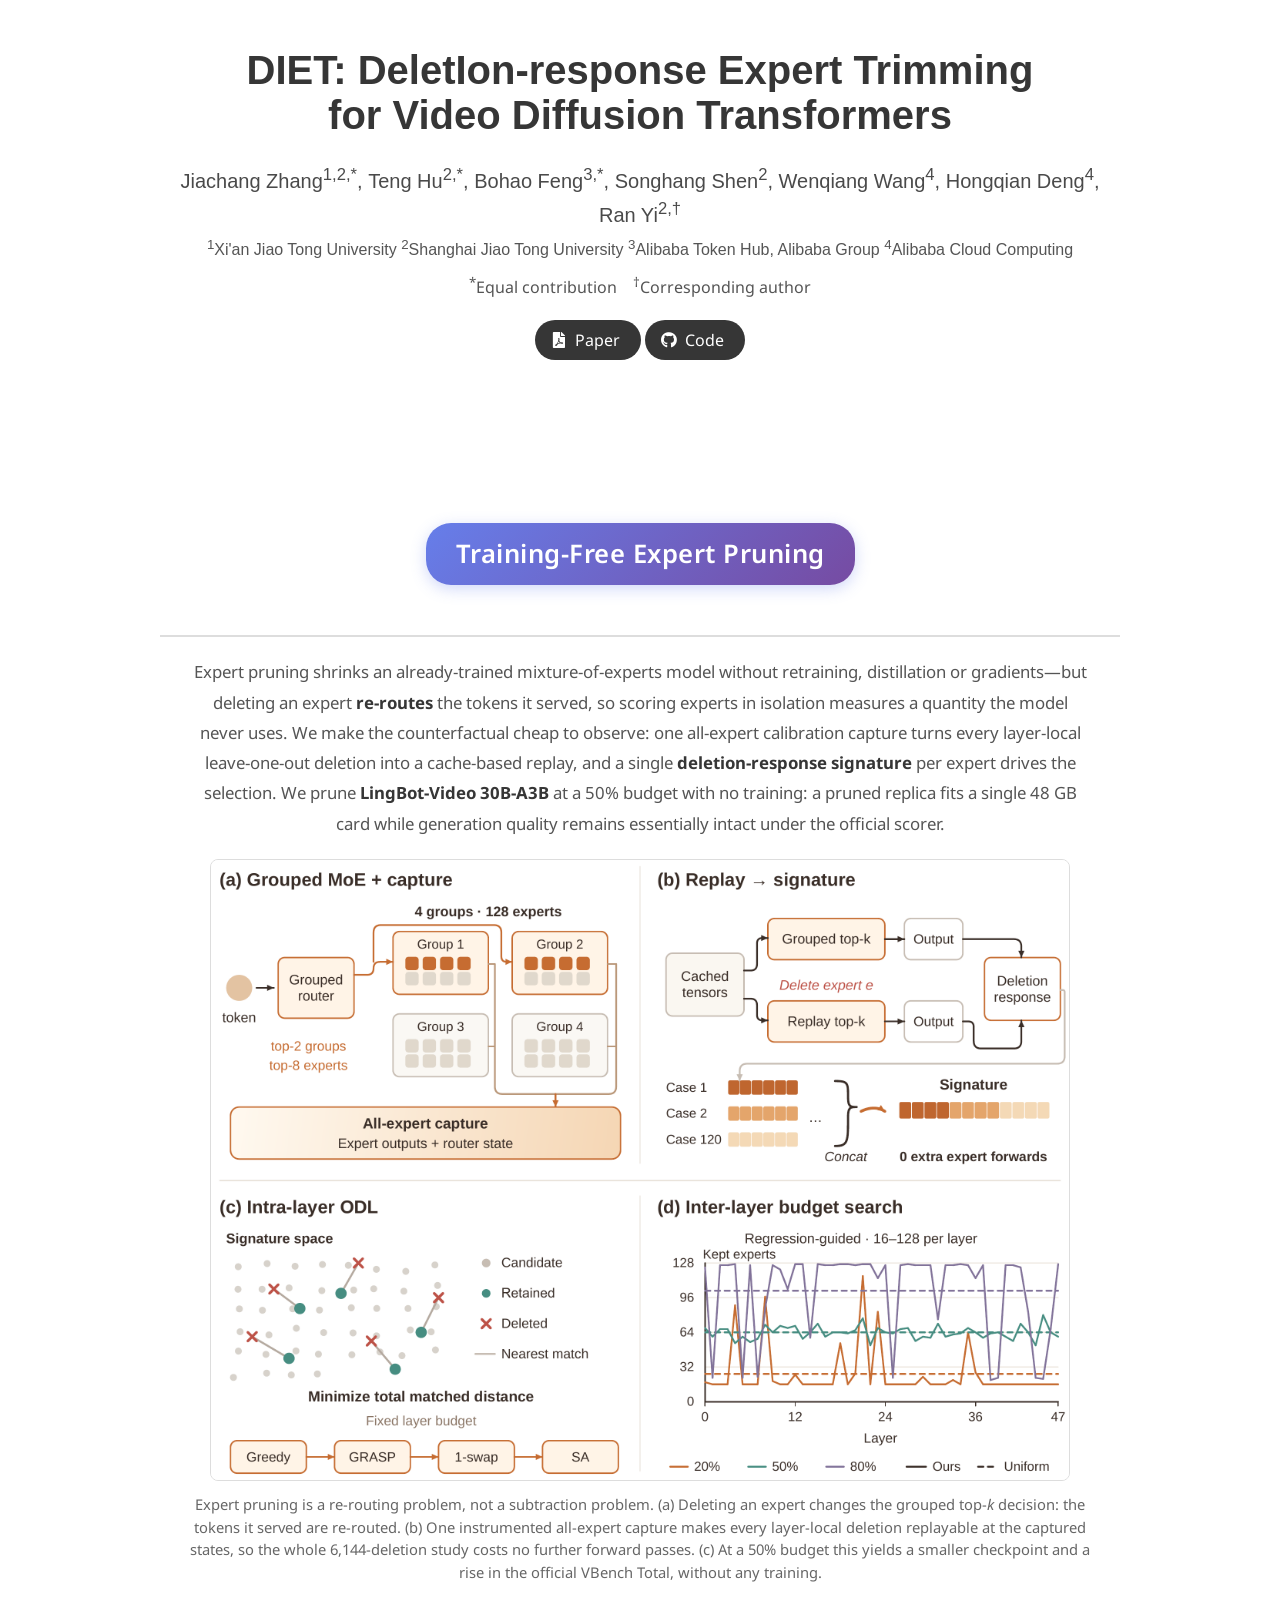
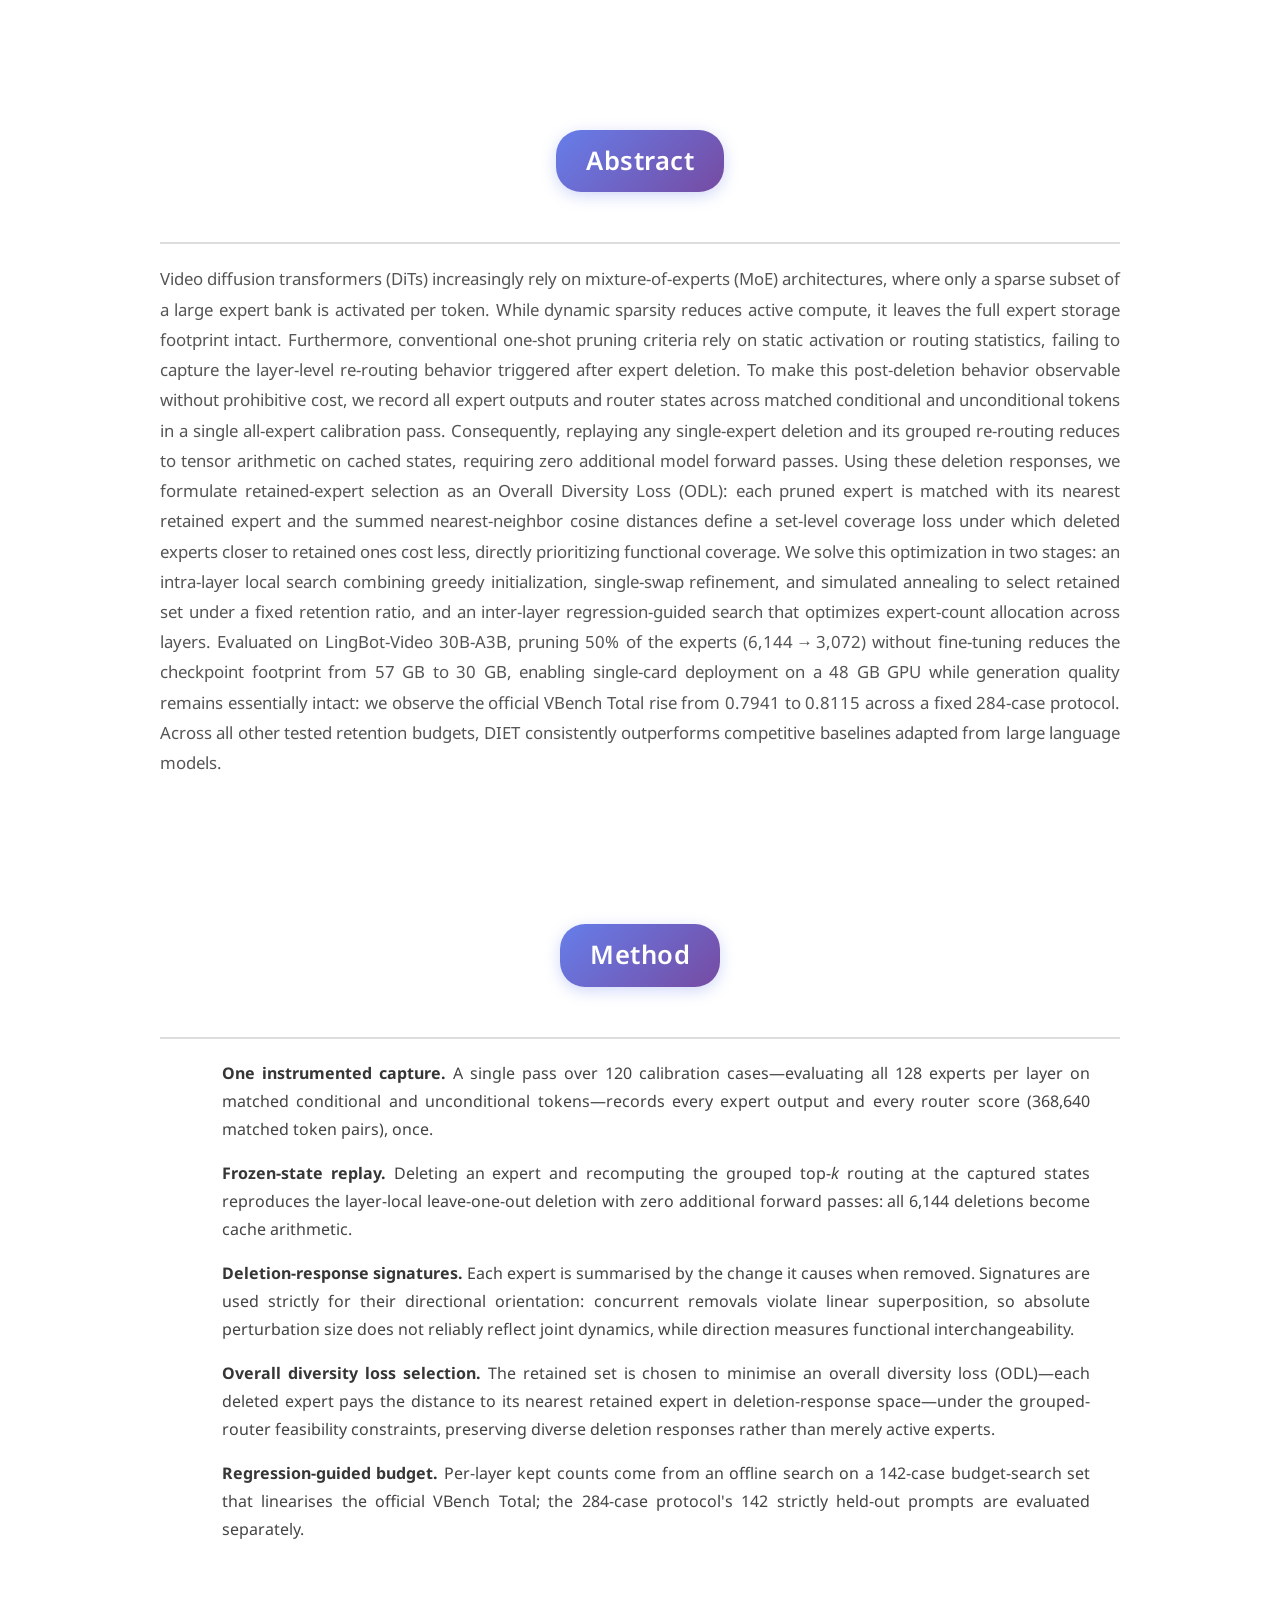
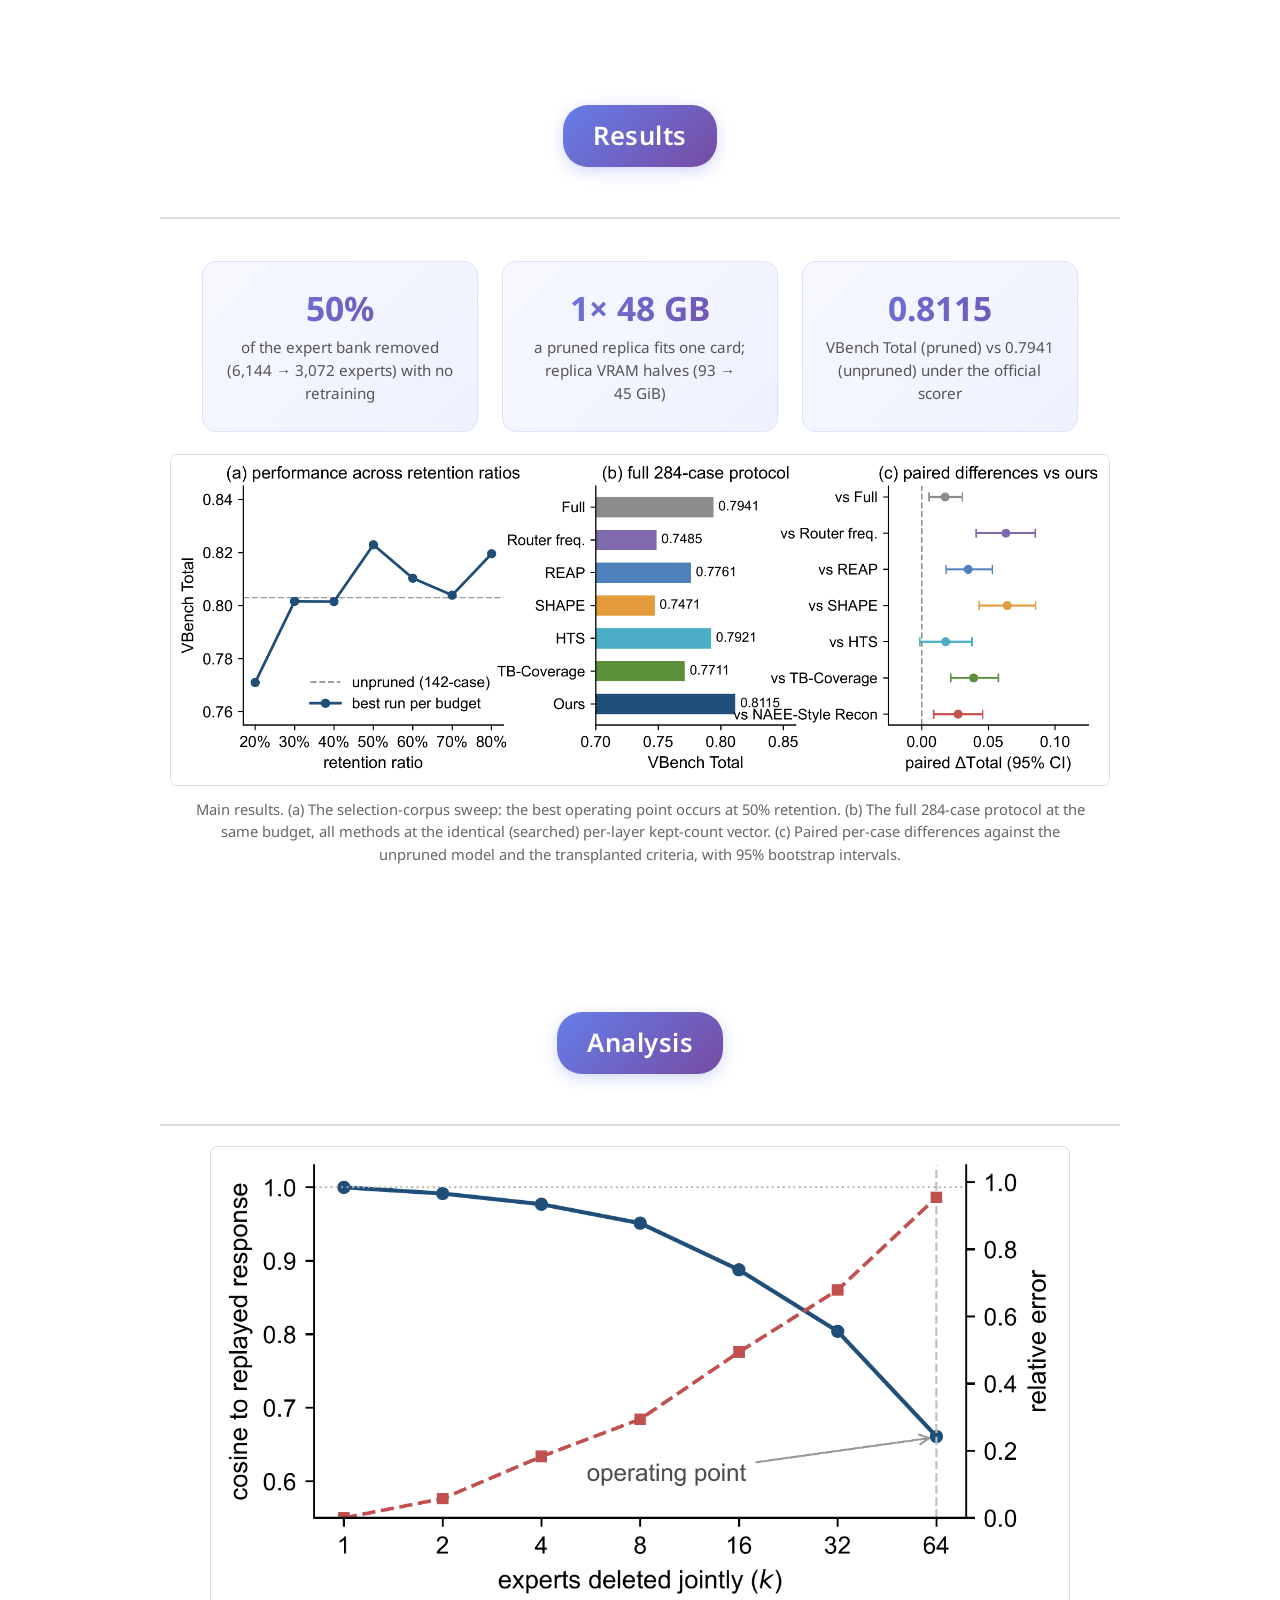
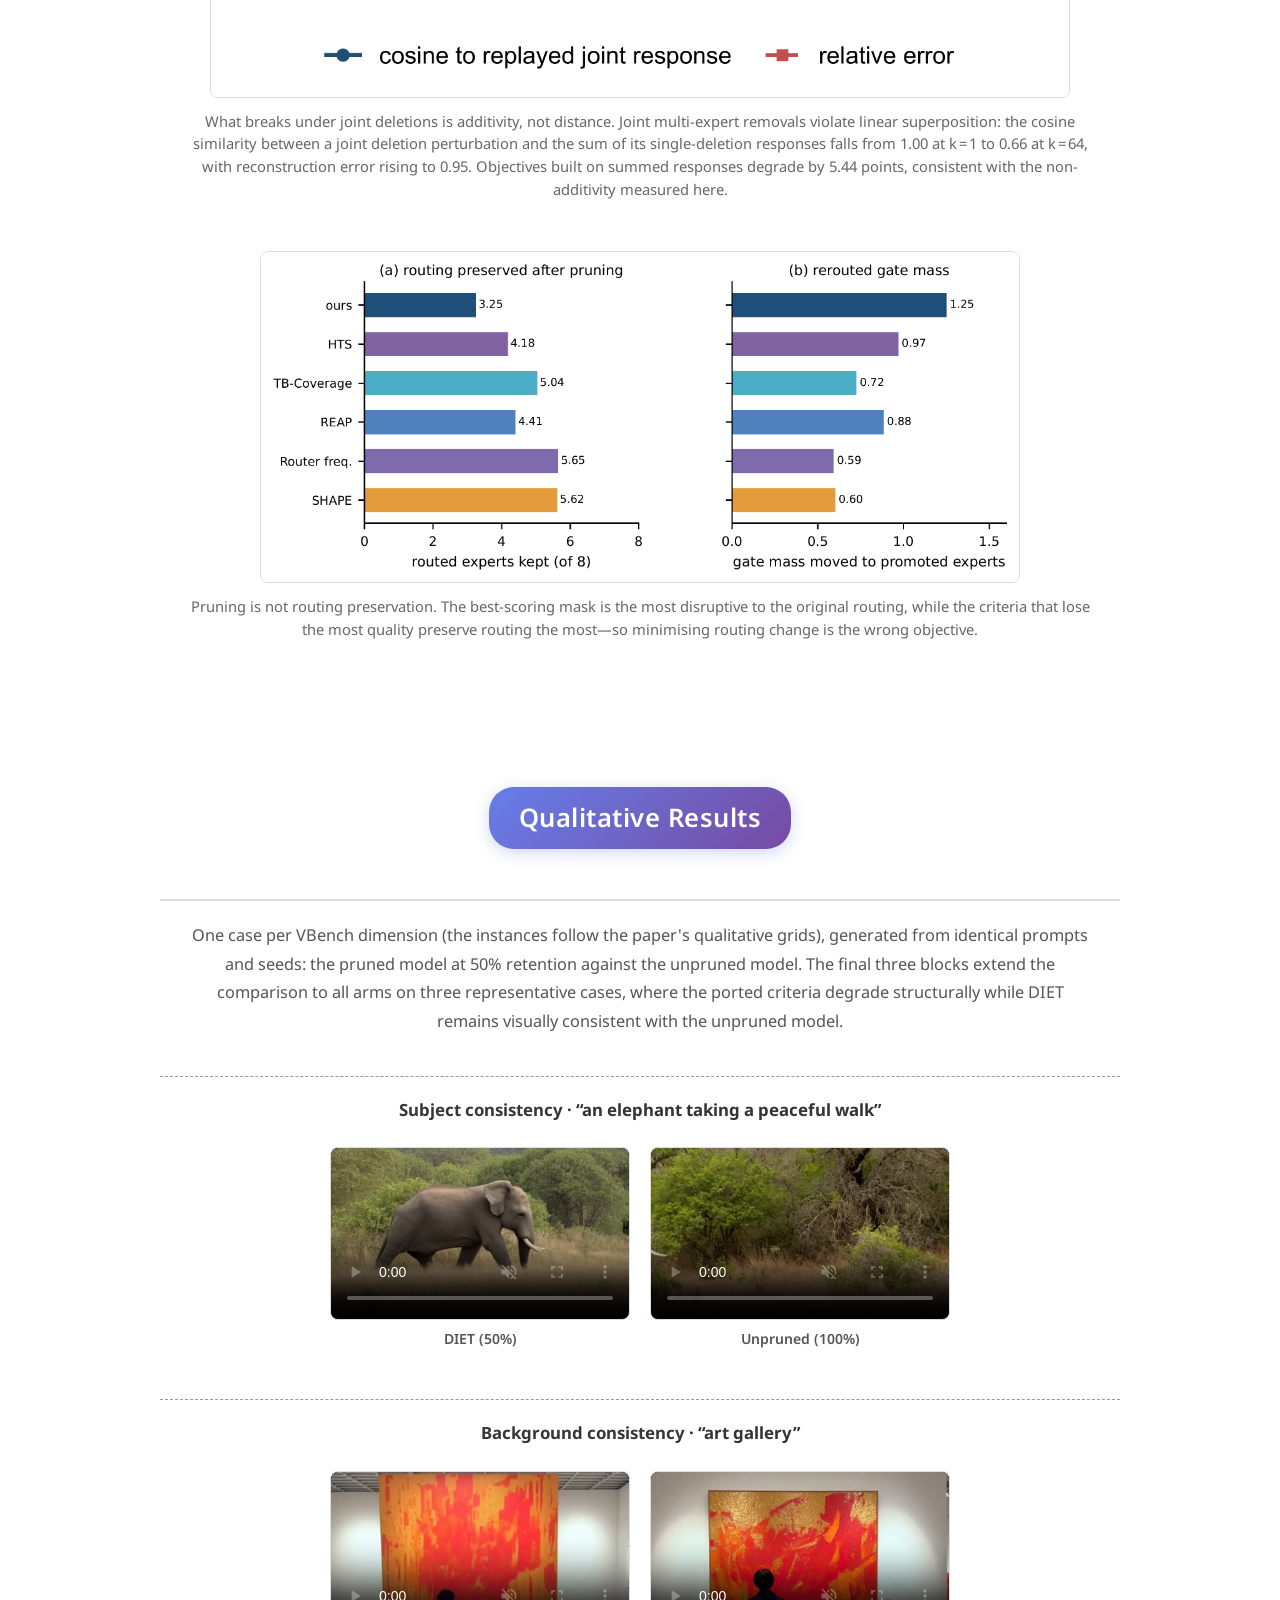
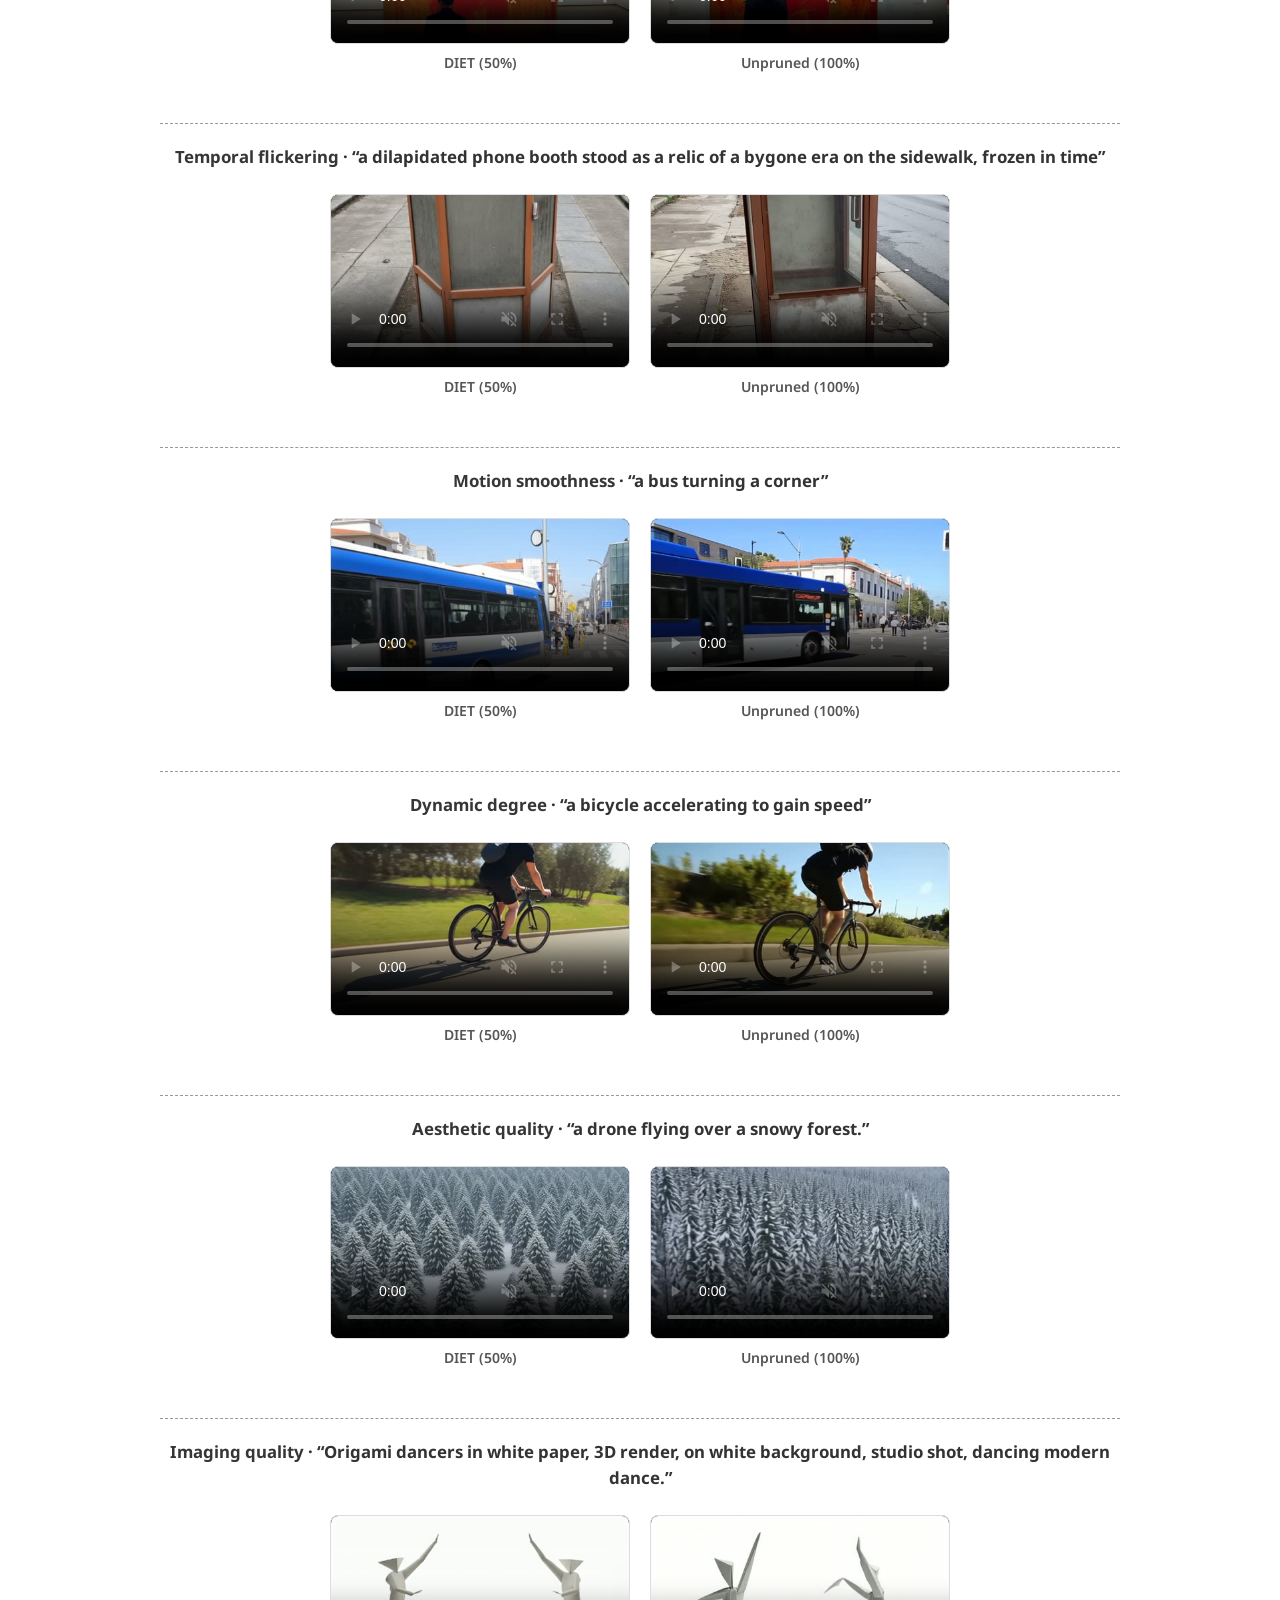
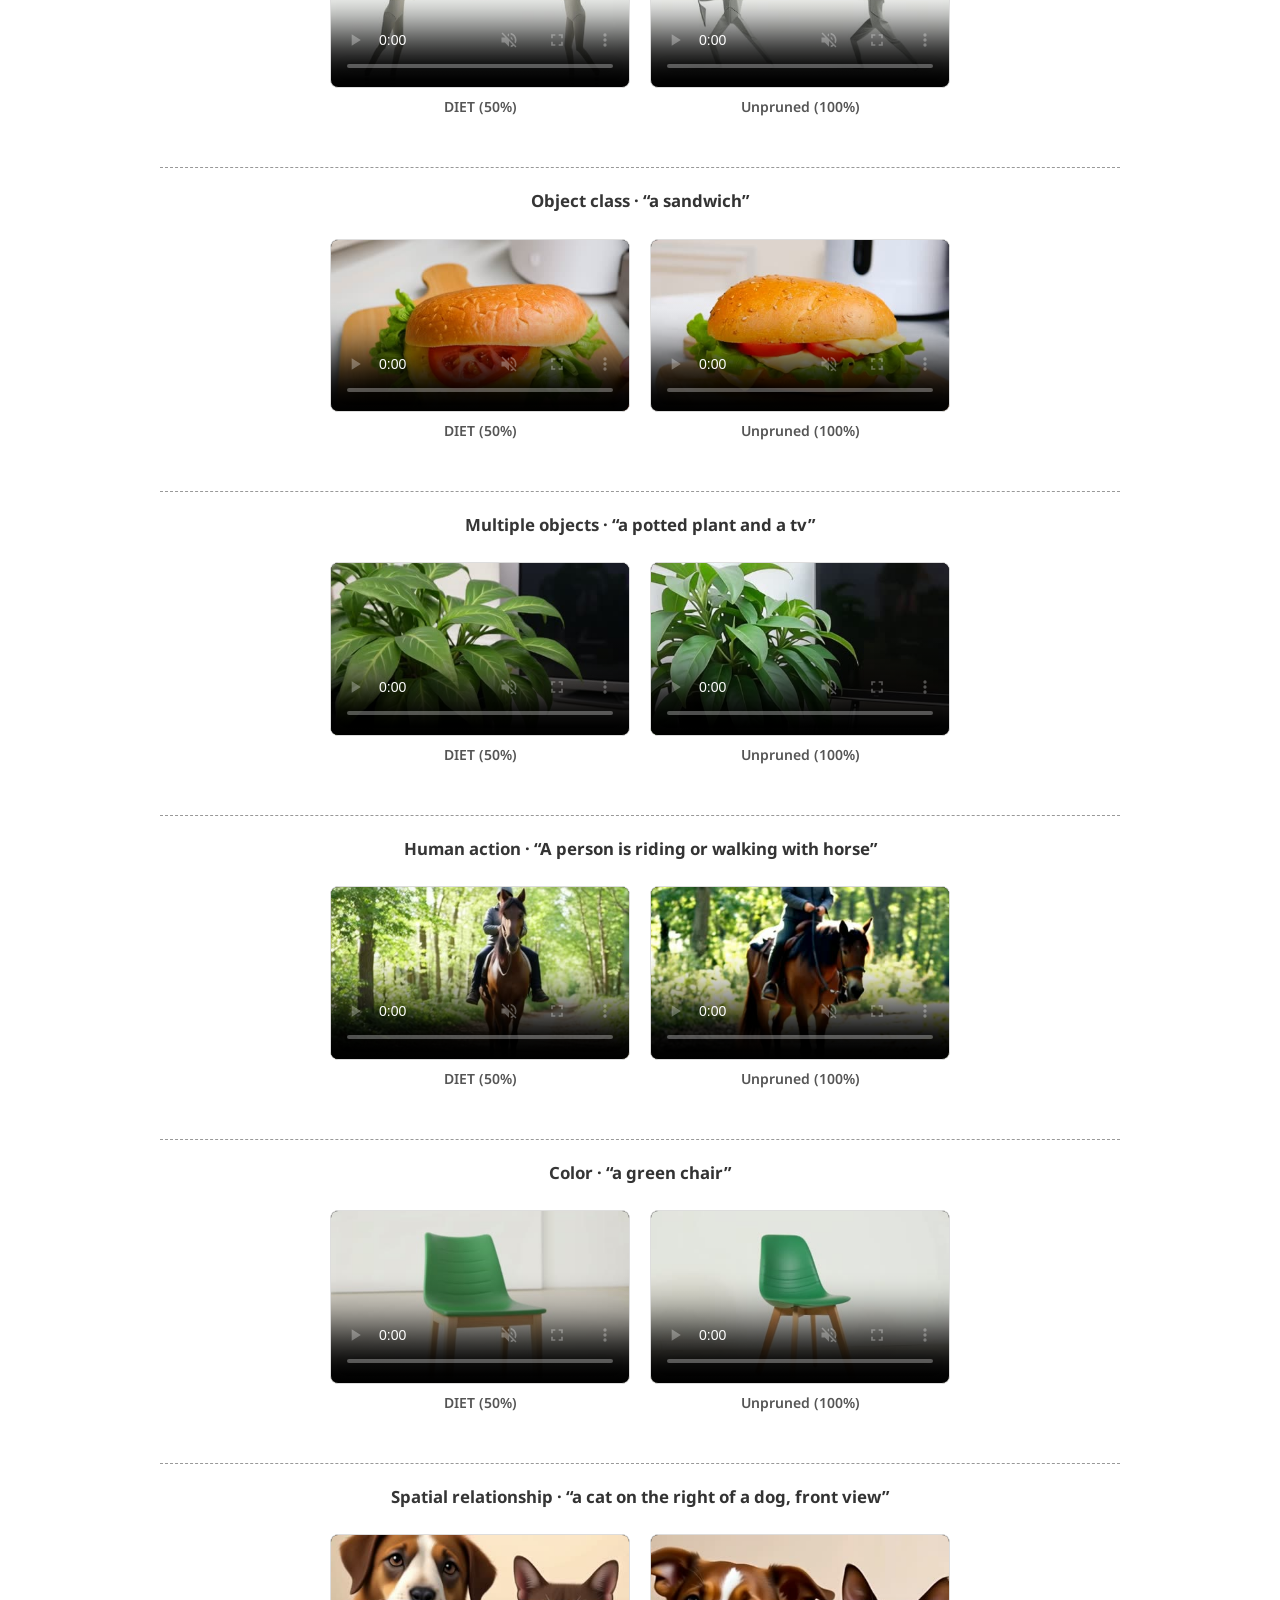
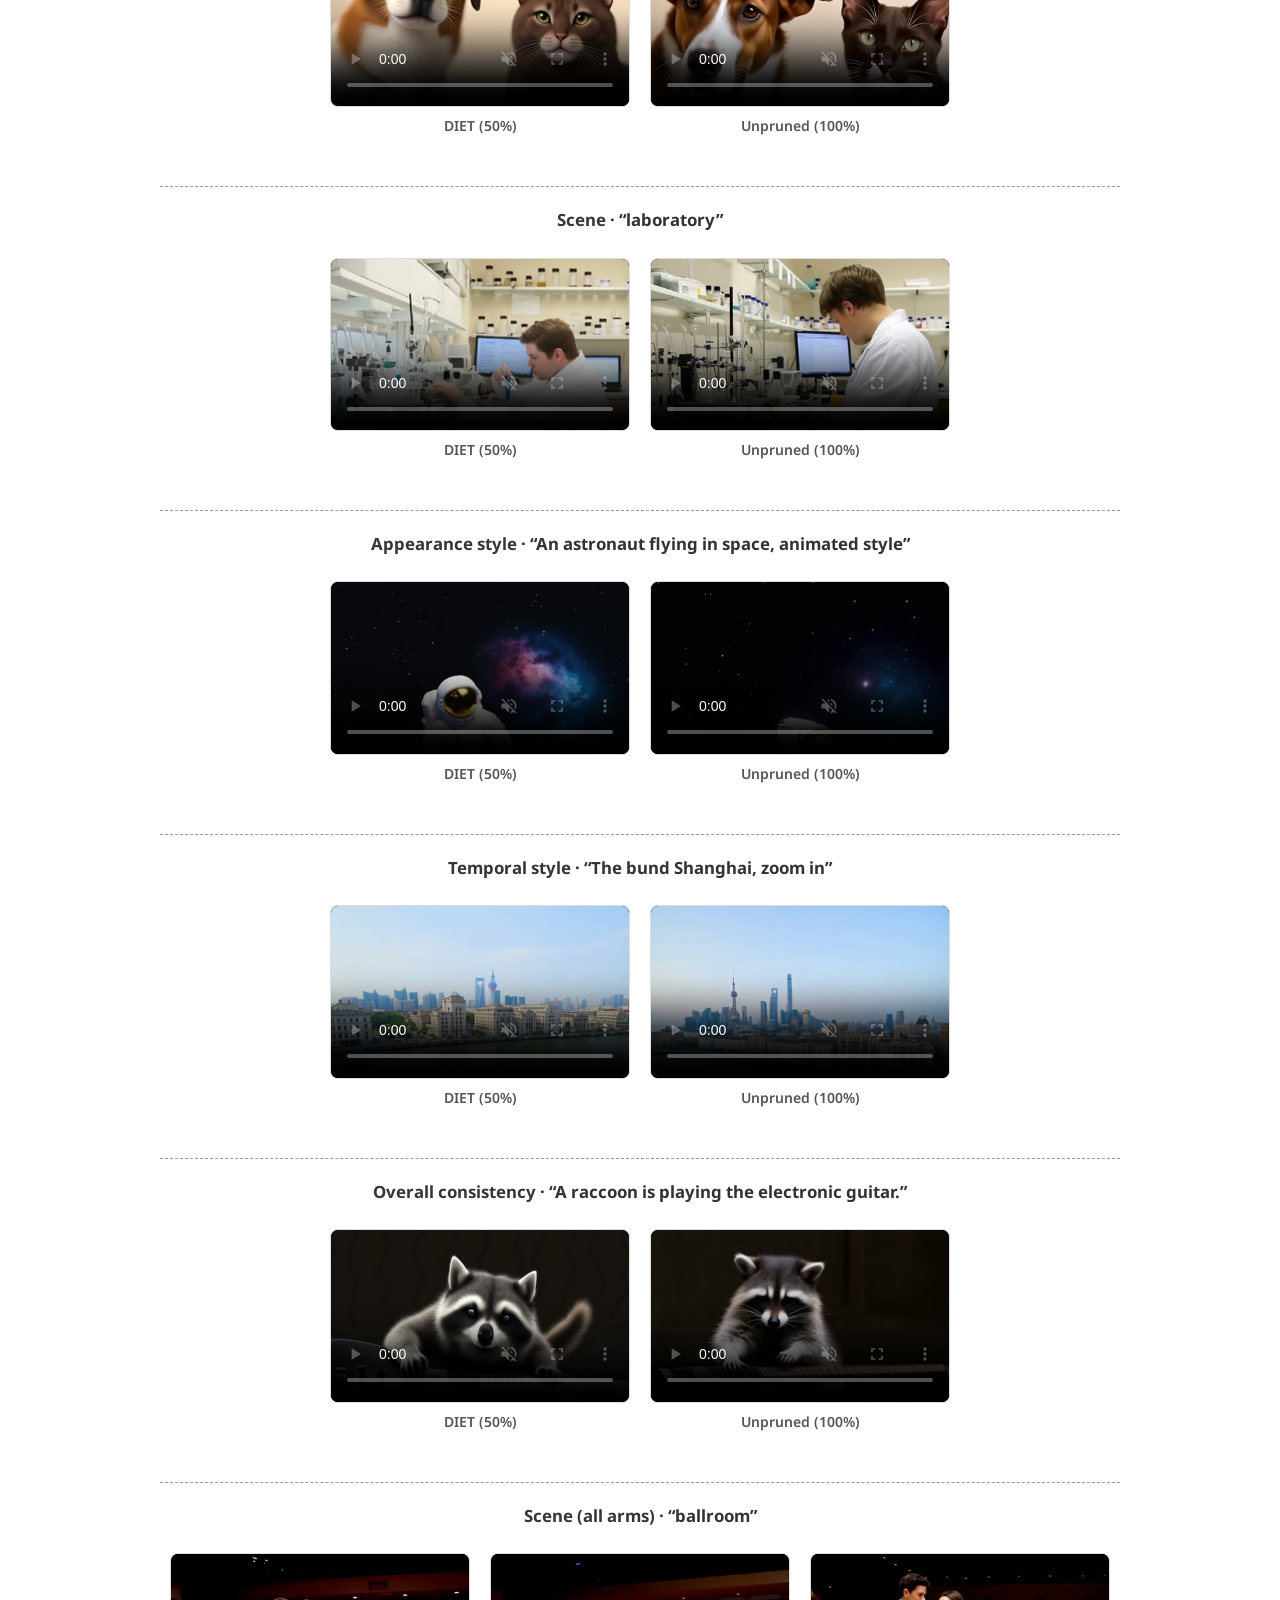
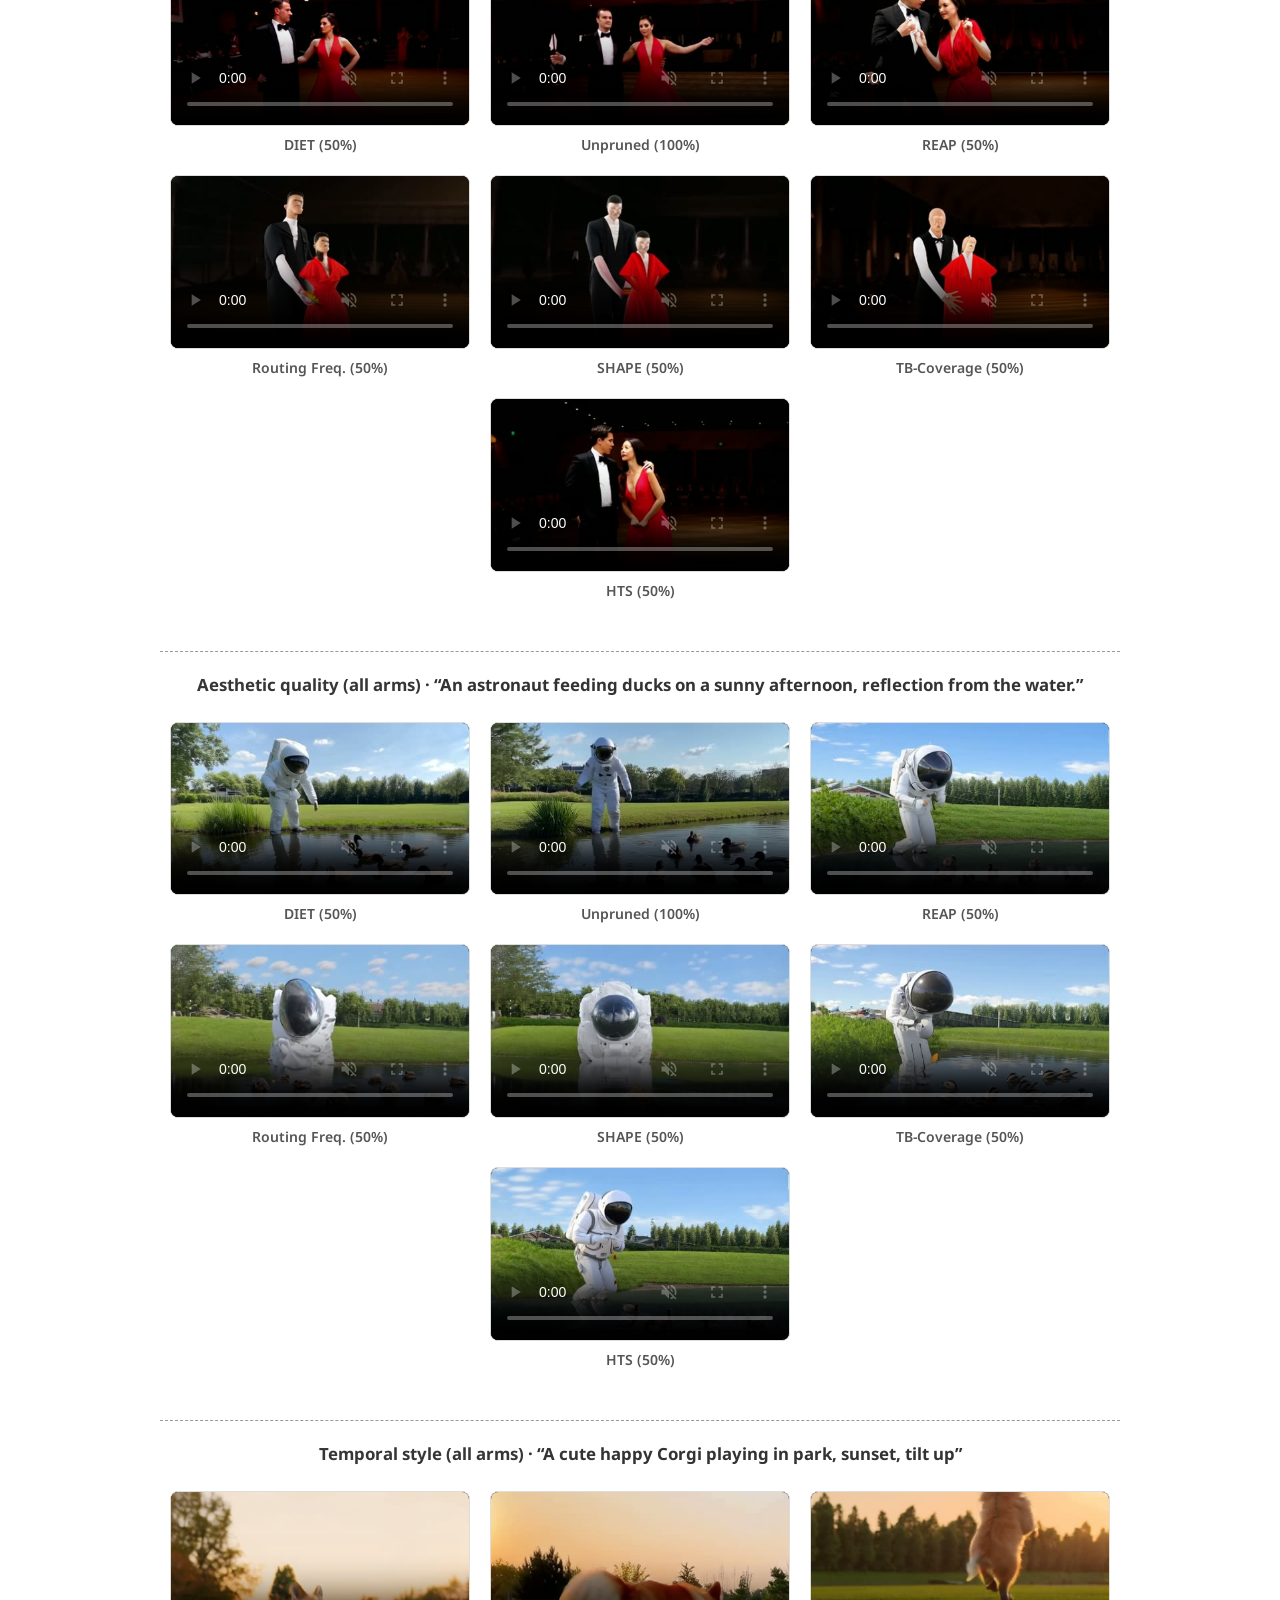
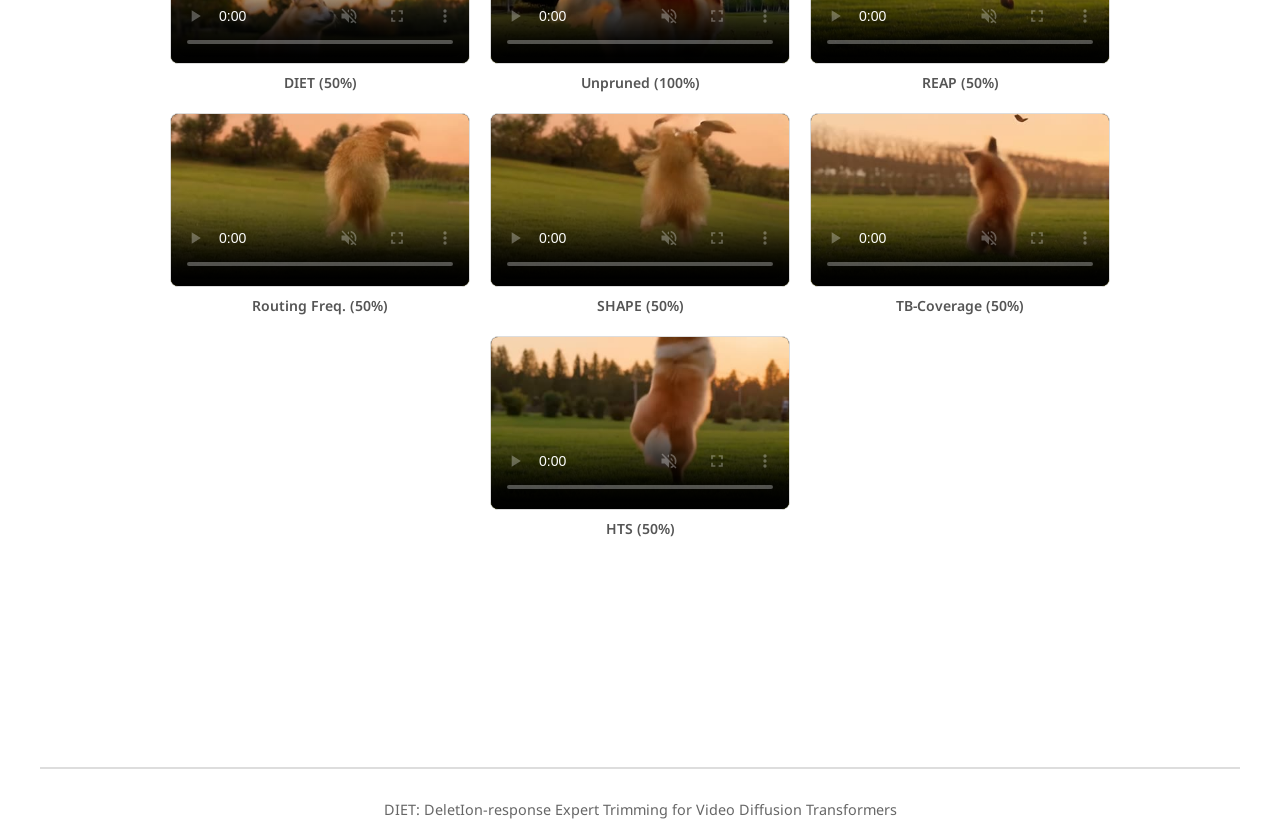
<file: index.html>
<!DOCTYPE html>
<html>
<head>
  <meta charset="utf-8">
  <meta name="description"
        content="DIET: DeletIon-response Expert Trimming for Video Diffusion Transformers">
  <meta name="keywords" content="MoE, expert pruning, video diffusion transformers, training-free compression">
  <meta name="viewport" content="width=device-width, initial-scale=1">
  <title>DIET: DeletIon-response Expert Trimming for Video Diffusion Transformers</title>

  <link href="https://fonts.googleapis.com/css?family=Google+Sans|Noto+Sans|Castoro"
        rel="stylesheet">

  <link rel="stylesheet" href="./static/css/bulma.min.css">
  <link rel="stylesheet" href="./static/css/fontawesome.all.min.css">
  <link rel="stylesheet" href="./static/css/index.css">

  <style>
    h2.section-title {
      display: inline-block;
      background: linear-gradient(135deg, #667eea 0%, #764ba2 100%);
      color: white;
      padding: 12px 30px;
      border-radius: 25px;
      border: none;
      margin: 50px auto 20px;
      font-size: 1.6em;
      font-weight: 600;
      box-shadow: 0 4px 15px rgba(102, 126, 234, 0.3);
      letter-spacing: 0.5px;
    }
    .section-divider {
      margin: 30px auto 20px;
      padding: 0;
      border-top: 2px solid #ddd;
      max-width: 1067px;
      width: 100%;
    }
    .paper-figure {
      max-width: 100%;
      border: 1px solid #ddd;
      border-radius: 8px;
      display: block;
      margin: 0 auto;
    }
    .fig-caption {
      font-size: 0.92em;
      color: #666;
      max-width: 900px;
      margin: 12px auto 0;
      text-align: center;
      line-height: 1.55;
    }
    .stat-card {
      background: linear-gradient(135deg, #f7f8ff 0%, #eef1ff 100%);
      border: 1px solid #dde3ff;
      border-radius: 14px;
      padding: 26px 18px;
      text-align: center;
      height: 100%;
    }
    .stat-number {
      font-size: 2.1em;
      font-weight: 700;
      background: linear-gradient(135deg, #667eea 0%, #764ba2 100%);
      -webkit-background-clip: text;
      -webkit-text-fill-color: transparent;
      background-clip: text;
      line-height: 1.2;
    }
    .stat-label {
      color: #555;
      font-size: 0.95em;
      margin-top: 8px;
      line-height: 1.5;
    }
    .method-list li {
      margin-bottom: 16px;
      line-height: 1.75;
      color: #444;
    }
    .gallery-figure { margin-bottom: 40px; }
    footer {
      text-align: center;
      margin-top: 80px;
      padding-top: 30px;
      color: #666;
      font-size: 0.9em;
    }
    footer::before {
      content: '';
      display: block;
      margin: 0 auto 30px;
      width: 100%;
      max-width: 1200px;
      border-top: 2px solid #ddd;
    }
    .video-section { margin-bottom: 60px; text-align: center; }
    .video-row { display: flex; flex-wrap: wrap; margin: 0 -10px; align-items: flex-start; justify-content: center; }
    .video-container { flex: 0 1 auto; margin: 10px; box-sizing: border-box; text-align: center; display: flex; flex-direction: column; min-width: 200px; max-width: 300px; }
    .video-fixed-ratio { width: 100%; height: auto; max-height: 500px; object-fit: contain; background-color: #000; border: 1px solid #ddd; border-radius: 8px; }
    .video-container p { margin-top: 8px; font-size: 14px; color: #555; word-wrap: break-word; font-weight: 600; }
    .comparison-prompt {
      width: 100%;
      text-align: center;
      font-weight: bold;
      font-size: 1.05em;
      margin-top: 20px;
      margin-bottom: 15px;
      padding: 0 10px;
      box-sizing: border-box;
      color: #333;
      line-height: 1.5;
    }
    .case-divider {
      margin: 40px auto 20px;
      padding: 0;
      border-top: 1px dashed #999;
      max-width: 1067px;
      width: 100%;
    }
  </style>
</head>
<body>

  <section class="hero">
    <div class="hero-body">
      <div class="container is-max-desktop">
        <div class="columns is-centered">
          <div class="column has-text-centered">
            <h1 class="title is-2 publication-title">DIET: DeletIon-response Expert Trimming<br>for Video Diffusion Transformers</h1>
            <div class="is-size-5 publication-authors">
              <span class="author-block">Jiachang Zhang<sup>1,2,&ast;</sup>,</span>
              <span class="author-block">Teng Hu<sup>2,&ast;</sup>,</span>
              <span class="author-block">Bohao Feng<sup>3,&ast;</sup>,</span>
              <span class="author-block">Songhang Shen<sup>2</sup>,</span>
              <span class="author-block">Wenqiang Wang<sup>4</sup>,</span>
              <span class="author-block">Hongqian Deng<sup>4</sup>,</span>
              <span class="author-block">Ran Yi<sup>2,&dagger;</sup></span>
            </div>
            <div class="is-size-6 publication-authors" style="margin-top: 6px; color: #555;">
              <span class="author-block"><sup>1</sup>Xi'an Jiao Tong University</span>
              <span class="author-block"><sup>2</sup>Shanghai Jiao Tong University</span>
              <span class="author-block"><sup>3</sup>Alibaba Token Hub, Alibaba Group</span>
              <span class="author-block"><sup>4</sup>Alibaba Cloud Computing</span>
            </div>
            <div class="is-size-6" style="margin: 10px auto 4px; color: #555;">
              <sup>&ast;</sup>Equal contribution&nbsp;&nbsp;&nbsp;&nbsp;<sup>&dagger;</sup>Corresponding author
            </div>

            <div class="column has-text-centered">
              <div class="publication-links">
                <span class="link-block">
                  <a href="https://arxiv.org/pdf/2609.37829" class="external-link button is-normal is-rounded is-dark" target="_blank" rel="noopener">
                    <span class="icon"><i class="fas fa-file-pdf"></i></span>
                    <span>Paper</span>
                  </a>
                </span>
                <span class="link-block">
                  <a href="https://github.com/Eric-Zhang007/Video-DiT-MoE-Pruning" class="external-link button is-normal is-rounded is-dark" target="_blank" rel="noopener">
                    <span class="icon"><i class="fab fa-github"></i></span>
                    <span>Code</span>
                  </a>
                </span>
              </div>
            </div>
          </div>
        </div>
      </div>
    </div>
  </section>

  <!-- Overview -->
  <section class="section" id="overview">
    <div class="container is-max-desktop">
      <div class="columns is-centered has-text-centered">
        <div class="column is-full">
          <h2 class="section-title">Training-Free Expert Pruning</h2>
          <div class="section-divider"></div>
          <div class="content" style="color: #555; line-height: 1.8; font-size: 1.05em; max-width: 900px; margin: 20px auto;">
            <p>
              Expert pruning shrinks an already-trained mixture-of-experts model without retraining, distillation
              or gradients&mdash;but deleting an expert <strong>re-routes</strong> the tokens it served, so scoring
              experts in isolation measures a quantity the model never uses. We make the counterfactual cheap to
              observe: one all-expert calibration capture turns every layer-local leave-one-out deletion into a
              cache-based replay, and a single <strong>deletion-response signature</strong> per expert drives the
              selection. We prune <strong>LingBot-Video 30B-A3B</strong> at a 50% budget with no training: a pruned
              replica fits a single 48&nbsp;GB card while generation quality remains essentially intact under the official scorer.
            </p>
          </div>
          <img src="./images/teaser.png" class="paper-figure" style="max-width: 860px;" alt="Overview of training-free expert pruning">
          <p class="fig-caption">
            Expert pruning is a re-routing problem, not a subtraction problem. (a)&nbsp;Deleting an expert changes
            the grouped top-<em>k</em> decision: the tokens it served are re-routed. (b)&nbsp;One instrumented
            all-expert capture makes every layer-local deletion replayable at the captured states, so the whole
            6,144-deletion study costs no further forward passes. (c)&nbsp;At a 50% budget this yields a smaller
            checkpoint and a rise in the official VBench Total, without any training.
          </p>
        </div>
      </div>
    </div>
  </section>

  <!-- Abstract -->
  <section class="section">
    <div class="container is-max-desktop">
      <div class="columns is-centered has-text-centered">
        <div class="column is-full">
          <h2 class="section-title">Abstract</h2>
          <div class="section-divider"></div>
          <div class="content has-text-justified" style="color: #555; line-height: 1.8; font-size: 1.05em; max-width: 960px; margin: 0 auto;">
            <p>
              Video diffusion transformers (DiTs) increasingly rely on mixture-of-experts (MoE)
              architectures, where only a sparse subset of a large expert bank is activated per token.
              While dynamic sparsity reduces active compute, it leaves the full expert storage footprint
              intact. Furthermore, conventional one-shot pruning criteria rely on static activation or
              routing statistics, failing to capture the layer-level re-routing behavior triggered after
              expert deletion. To make this post-deletion behavior observable without prohibitive cost, we
              record all expert outputs and router states across matched conditional and unconditional
              tokens in a single all-expert calibration pass. Consequently, replaying any single-expert
              deletion and its grouped re-routing reduces to tensor arithmetic on cached states, requiring
              zero additional model forward passes. Using these deletion responses, we formulate
              retained-expert selection as an Overall Diversity Loss (ODL): each pruned expert is matched
              with its nearest retained expert and the summed nearest-neighbor cosine distances define a
              set-level coverage loss under which deleted experts closer to retained ones cost less,
              directly prioritizing functional coverage. We solve this optimization in two stages: an
              intra-layer local search combining greedy initialization, single-swap refinement, and
              simulated annealing to select retained set under a fixed retention ratio, and an inter-layer
              regression-guided search that optimizes expert-count allocation across layers. Evaluated on
              LingBot-Video 30B-A3B, pruning 50% of the experts (6,144&thinsp;&rarr;&thinsp;3,072) without
              fine-tuning reduces the checkpoint footprint from 57&nbsp;GB to 30&nbsp;GB, enabling
              single-card deployment on a 48&nbsp;GB GPU while generation quality remains essentially
              intact: we observe the official VBench Total rise from 0.7941 to 0.8115 across a fixed
              284-case protocol. Across all other tested retention budgets, DIET consistently outperforms
              competitive baselines adapted from large language models.
            </p>
          </div>
        </div>
      </div>
    </div>
  </section>

  <!-- Method -->
  <section class="section">
    <div class="container is-max-desktop">
      <div class="columns is-centered has-text-centered">
        <div class="column is-full">
          <h2 class="section-title">Method</h2>
          <div class="section-divider"></div>
          <div class="content has-text-justified" style="max-width: 900px; margin: 10px auto 0;">
            <ul class="method-list" style="list-style: none; padding-left: 0;">
              <li><strong>One instrumented capture.</strong> A single pass over 120 calibration cases&mdash;evaluating
                all 128 experts per layer on matched conditional and unconditional tokens&mdash;records every expert
                output and every router score (368,640 matched token pairs), once.</li>
              <li><strong>Frozen-state replay.</strong> Deleting an expert and recomputing the grouped top-<em>k</em>
                routing at the captured states reproduces the layer-local leave-one-out deletion with zero
                additional forward passes: all 6,144 deletions become cache arithmetic.</li>
              <li><strong>Deletion-response signatures.</strong> Each expert is summarised by the change it causes
                when removed. Signatures are used strictly for their directional orientation: concurrent
                removals violate linear superposition, so absolute perturbation size does not reliably reflect
                joint dynamics, while direction measures functional interchangeability.</li>
              <li><strong>Overall diversity loss selection.</strong> The retained set is chosen to minimise an overall diversity loss (ODL)&mdash;each deleted expert pays the distance to its nearest retained expert in deletion-response space&mdash;under the grouped-router feasibility constraints, preserving diverse
                deletion responses rather than merely active experts.</li>
              <li><strong>Regression-guided budget.</strong> Per-layer kept counts come from an offline
                search on a 142-case budget-search set that linearises the official VBench Total;
                the 284-case protocol's 142 strictly held-out prompts are evaluated separately.</li>
            </ul>
          </div>
        </div>
      </div>
    </div>
  </section>

  <!-- Results -->
  <section class="section">
    <div class="container is-max-desktop">
      <div class="columns is-centered has-text-centered">
        <div class="column is-full">
          <h2 class="section-title">Results</h2>
          <div class="section-divider"></div>

          <div class="columns is-centered" style="margin: 30px auto 10px; max-width: 900px;">
            <div class="column is-4">
              <div class="stat-card">
                <div class="stat-number">50%</div>
                <div class="stat-label">of the expert bank removed (6,144 &rarr; 3,072 experts) with no retraining</div>
              </div>
            </div>
            <div class="column is-4">
              <div class="stat-card">
                <div class="stat-number">1&times; 48&nbsp;GB</div>
                <div class="stat-label">a pruned replica fits one card; replica VRAM halves (93 &rarr; 45&nbsp;GiB)</div>
              </div>
            </div>
            <div class="column is-4">
              <div class="stat-card">
                <div class="stat-number">0.8115</div>
                <div class="stat-label">VBench Total (pruned) vs 0.7941 (unpruned) under the official scorer</div>
              </div>
            </div>
          </div>

          <img src="./images/dashboard.png" class="paper-figure" style="max-width: 940px;" alt="Main results">
          <p class="fig-caption">
            Main results. (a)&nbsp;The selection-corpus sweep: the best operating point occurs at 50% retention.
            (b)&nbsp;The full 284-case protocol at the same budget, all methods at the identical (searched) per-layer
            kept-count vector. (c)&nbsp;Paired per-case differences against the unpruned model and the transplanted
            criteria, with 95% bootstrap intervals.
          </p>
        </div>
      </div>
    </div>
  </section>

  <!-- Analysis -->
  <section class="section">
    <div class="container is-max-desktop">
      <div class="columns is-centered has-text-centered">
        <div class="column is-full">
          <h2 class="section-title">Analysis</h2>
          <div class="section-divider"></div>

          <img src="./images/mechanism.png" class="paper-figure" style="max-width: 860px;" alt="Breakdown of additive superposition under joint multi-expert deletions">
          <p class="fig-caption">
            What breaks under joint deletions is additivity, not distance. Joint multi-expert removals violate
            linear superposition: the cosine similarity between a joint deletion perturbation and the sum of its
            single-deletion responses falls from 1.00 at k&thinsp;=&thinsp;1 to 0.66 at k&thinsp;=&thinsp;64, with
            reconstruction error rising to 0.95. Objectives built on summed responses degrade by 5.44 points,
            consistent with the non-additivity measured here.
          </p>

          <img src="./images/reroute.png" class="paper-figure" style="max-width: 760px; margin-top: 50px;" alt="Routing analysis">
          <p class="fig-caption">
            Pruning is not routing preservation. The best-scoring mask is the most disruptive to the original
            routing, while the criteria that lose the most quality preserve routing the most&mdash;so minimising
            routing change is the wrong objective.
          </p>
        </div>
      </div>
    </div>
  </section>

  <!-- Qualitative results -->
  <section class="section">
    <div class="container is-max-desktop">
      <div class="columns is-centered has-text-centered">
        <div class="column is-full">
          <h2 class="section-title">Qualitative Results</h2>
          <div class="section-divider"></div>
          <div class="content" style="color: #555; line-height: 1.75; font-size: 1.02em; max-width: 900px; margin: 20px auto;">
            <p>
              One case per VBench dimension (the instances follow the paper's qualitative grids), generated from identical
              prompts and seeds: the pruned model at 50% retention against the unpruned model. The final three blocks extend the
              comparison to all arms on three representative cases, where the ported criteria degrade structurally while DIET remains
              visually consistent with the unpruned model.
            </p>
          </div>

          <div class="video-section">
            <div class="case-divider"></div>
            <p class="comparison-prompt"><strong>Subject consistency</strong> &middot; &ldquo;an elephant taking a peaceful walk&rdquo;</p>
            <div class="video-row">
              <div class="video-container">
                <video class="video-fixed-ratio" controls muted loop preload="metadata" poster="./videos_g16/subject_consistency-060-783eaa95_ours.jpg"><source src="./videos_g16/subject_consistency-060-783eaa95_ours.mp4" type="video/mp4"></video>
                <p>DIET (50%)</p>
              </div>
              <div class="video-container">
                <video class="video-fixed-ratio" controls muted loop preload="metadata" poster="./videos_g16/subject_consistency-060-783eaa95_full.jpg"><source src="./videos_g16/subject_consistency-060-783eaa95_full.mp4" type="video/mp4"></video>
                <p>Unpruned (100%)</p>
              </div>
            </div>
            <div class="case-divider"></div>
            <p class="comparison-prompt"><strong>Background consistency</strong> &middot; &ldquo;art gallery&rdquo;</p>
            <div class="video-row">
              <div class="video-container">
                <video class="video-fixed-ratio" controls muted loop preload="metadata" poster="./videos_g16/background_consistency-780-a1ec4fa9_ours.jpg"><source src="./videos_g16/background_consistency-780-a1ec4fa9_ours.mp4" type="video/mp4"></video>
                <p>DIET (50%)</p>
              </div>
              <div class="video-container">
                <video class="video-fixed-ratio" controls muted loop preload="metadata" poster="./videos_g16/background_consistency-780-a1ec4fa9_full.jpg"><source src="./videos_g16/background_consistency-780-a1ec4fa9_full.mp4" type="video/mp4"></video>
                <p>Unpruned (100%)</p>
              </div>
            </div>
            <div class="case-divider"></div>
            <p class="comparison-prompt"><strong>Temporal flickering</strong> &middot; &ldquo;a dilapidated phone booth stood as a relic of a bygone era on the sidewalk, frozen in time&rdquo;</p>
            <div class="video-row">
              <div class="video-container">
                <video class="video-fixed-ratio" controls muted loop preload="metadata" poster="./videos_g16/temporal_flickering-039-e062b000_ours.jpg"><source src="./videos_g16/temporal_flickering-039-e062b000_ours.mp4" type="video/mp4"></video>
                <p>DIET (50%)</p>
              </div>
              <div class="video-container">
                <video class="video-fixed-ratio" controls muted loop preload="metadata" poster="./videos_g16/temporal_flickering-039-e062b000_full.jpg"><source src="./videos_g16/temporal_flickering-039-e062b000_full.mp4" type="video/mp4"></video>
                <p>Unpruned (100%)</p>
              </div>
            </div>
            <div class="case-divider"></div>
            <p class="comparison-prompt"><strong>Motion smoothness</strong> &middot; &ldquo;a bus turning a corner&rdquo;</p>
            <div class="video-row">
              <div class="video-container">
                <video class="video-fixed-ratio" controls muted loop preload="metadata" poster="./videos_g16/motion_smoothness-281-5fca4292_ours.jpg"><source src="./videos_g16/motion_smoothness-281-5fca4292_ours.mp4" type="video/mp4"></video>
                <p>DIET (50%)</p>
              </div>
              <div class="video-container">
                <video class="video-fixed-ratio" controls muted loop preload="metadata" poster="./videos_g16/motion_smoothness-281-5fca4292_full.jpg"><source src="./videos_g16/motion_smoothness-281-5fca4292_full.mp4" type="video/mp4"></video>
                <p>Unpruned (100%)</p>
              </div>
            </div>
            <div class="case-divider"></div>
            <p class="comparison-prompt"><strong>Dynamic degree</strong> &middot; &ldquo;a bicycle accelerating to gain speed&rdquo;</p>
            <div class="video-row">
              <div class="video-container">
                <video class="video-fixed-ratio" controls muted loop preload="metadata" poster="./videos_g16/dynamic_degree-267-d22b9457_ours.jpg"><source src="./videos_g16/dynamic_degree-267-d22b9457_ours.mp4" type="video/mp4"></video>
                <p>DIET (50%)</p>
              </div>
              <div class="video-container">
                <video class="video-fixed-ratio" controls muted loop preload="metadata" poster="./videos_g16/dynamic_degree-267-d22b9457_full.jpg"><source src="./videos_g16/dynamic_degree-267-d22b9457_full.mp4" type="video/mp4"></video>
                <p>Unpruned (100%)</p>
              </div>
            </div>
            <div class="case-divider"></div>
            <p class="comparison-prompt"><strong>Aesthetic quality</strong> &middot; &ldquo;a drone flying over a snowy forest.&rdquo;</p>
            <div class="video-row">
              <div class="video-container">
                <video class="video-fixed-ratio" controls muted loop preload="metadata" poster="./videos_g16/aesthetic_quality-702-2211dc13_ours.jpg"><source src="./videos_g16/aesthetic_quality-702-2211dc13_ours.mp4" type="video/mp4"></video>
                <p>DIET (50%)</p>
              </div>
              <div class="video-container">
                <video class="video-fixed-ratio" controls muted loop preload="metadata" poster="./videos_g16/aesthetic_quality-702-2211dc13_full.jpg"><source src="./videos_g16/aesthetic_quality-702-2211dc13_full.mp4" type="video/mp4"></video>
                <p>Unpruned (100%)</p>
              </div>
            </div>
            <div class="case-divider"></div>
            <p class="comparison-prompt"><strong>Imaging quality</strong> &middot; &ldquo;Origami dancers in white paper, 3D render, on white background, studio shot, dancing modern dance.&rdquo;</p>
            <div class="video-row">
              <div class="video-container">
                <video class="video-fixed-ratio" controls muted loop preload="metadata" poster="./videos_g16/imaging_quality-711-5ecd112e_ours.jpg"><source src="./videos_g16/imaging_quality-711-5ecd112e_ours.mp4" type="video/mp4"></video>
                <p>DIET (50%)</p>
              </div>
              <div class="video-container">
                <video class="video-fixed-ratio" controls muted loop preload="metadata" poster="./videos_g16/imaging_quality-711-5ecd112e_full.jpg"><source src="./videos_g16/imaging_quality-711-5ecd112e_full.mp4" type="video/mp4"></video>
                <p>Unpruned (100%)</p>
              </div>
            </div>
            <div class="case-divider"></div>
            <p class="comparison-prompt"><strong>Object class</strong> &middot; &ldquo;a sandwich&rdquo;</p>
            <div class="video-row">
              <div class="video-container">
                <video class="video-fixed-ratio" controls muted loop preload="metadata" poster="./videos_g16/object_class-048-de6bd14f_ours.jpg"><source src="./videos_g16/object_class-048-de6bd14f_ours.mp4" type="video/mp4"></video>
                <p>DIET (50%)</p>
              </div>
              <div class="video-container">
                <video class="video-fixed-ratio" controls muted loop preload="metadata" poster="./videos_g16/object_class-048-de6bd14f_full.jpg"><source src="./videos_g16/object_class-048-de6bd14f_full.mp4" type="video/mp4"></video>
                <p>Unpruned (100%)</p>
              </div>
            </div>
            <div class="case-divider"></div>
            <p class="comparison-prompt"><strong>Multiple objects</strong> &middot; &ldquo;a potted plant and a tv&rdquo;</p>
            <div class="video-row">
              <div class="video-container">
                <video class="video-fixed-ratio" controls muted loop preload="metadata" poster="./videos_g16/multiple_objects-012-f9f795ed_ours.jpg"><source src="./videos_g16/multiple_objects-012-f9f795ed_ours.mp4" type="video/mp4"></video>
                <p>DIET (50%)</p>
              </div>
              <div class="video-container">
                <video class="video-fixed-ratio" controls muted loop preload="metadata" poster="./videos_g16/multiple_objects-012-f9f795ed_full.jpg"><source src="./videos_g16/multiple_objects-012-f9f795ed_full.mp4" type="video/mp4"></video>
                <p>Unpruned (100%)</p>
              </div>
            </div>
            <div class="case-divider"></div>
            <p class="comparison-prompt"><strong>Human action</strong> &middot; &ldquo;A person is riding or walking with horse&rdquo;</p>
            <div class="video-row">
              <div class="video-container">
                <video class="video-fixed-ratio" controls muted loop preload="metadata" poster="./videos_g16/human_action-078-79c133e0_ours.jpg"><source src="./videos_g16/human_action-078-79c133e0_ours.mp4" type="video/mp4"></video>
                <p>DIET (50%)</p>
              </div>
              <div class="video-container">
                <video class="video-fixed-ratio" controls muted loop preload="metadata" poster="./videos_g16/human_action-078-79c133e0_full.jpg"><source src="./videos_g16/human_action-078-79c133e0_full.mp4" type="video/mp4"></video>
                <p>Unpruned (100%)</p>
              </div>
            </div>
            <div class="case-divider"></div>
            <p class="comparison-prompt"><strong>Color</strong> &middot; &ldquo;a green chair&rdquo;</p>
            <div class="video-row">
              <div class="video-container">
                <video class="video-fixed-ratio" controls muted loop preload="metadata" poster="./videos_g16/color-059-a853d59d_ours.jpg"><source src="./videos_g16/color-059-a853d59d_ours.mp4" type="video/mp4"></video>
                <p>DIET (50%)</p>
              </div>
              <div class="video-container">
                <video class="video-fixed-ratio" controls muted loop preload="metadata" poster="./videos_g16/color-059-a853d59d_full.jpg"><source src="./videos_g16/color-059-a853d59d_full.mp4" type="video/mp4"></video>
                <p>Unpruned (100%)</p>
              </div>
            </div>
            <div class="case-divider"></div>
            <p class="comparison-prompt"><strong>Spatial relationship</strong> &middot; &ldquo;a cat on the right of a dog, front view&rdquo;</p>
            <div class="video-row">
              <div class="video-container">
                <video class="video-fixed-ratio" controls muted loop preload="metadata" poster="./videos_g16/spatial_relationship-011-36369509_ours.jpg"><source src="./videos_g16/spatial_relationship-011-36369509_ours.mp4" type="video/mp4"></video>
                <p>DIET (50%)</p>
              </div>
              <div class="video-container">
                <video class="video-fixed-ratio" controls muted loop preload="metadata" poster="./videos_g16/spatial_relationship-011-36369509_full.jpg"><source src="./videos_g16/spatial_relationship-011-36369509_full.mp4" type="video/mp4"></video>
                <p>Unpruned (100%)</p>
              </div>
            </div>
            <div class="case-divider"></div>
            <p class="comparison-prompt"><strong>Scene</strong> &middot; &ldquo;laboratory&rdquo;</p>
            <div class="video-row">
              <div class="video-container">
                <video class="video-fixed-ratio" controls muted loop preload="metadata" poster="./videos_g16/scene-050-3791510b_ours.jpg"><source src="./videos_g16/scene-050-3791510b_ours.mp4" type="video/mp4"></video>
                <p>DIET (50%)</p>
              </div>
              <div class="video-container">
                <video class="video-fixed-ratio" controls muted loop preload="metadata" poster="./videos_g16/scene-050-3791510b_full.jpg"><source src="./videos_g16/scene-050-3791510b_full.mp4" type="video/mp4"></video>
                <p>Unpruned (100%)</p>
              </div>
            </div>
            <div class="case-divider"></div>
            <p class="comparison-prompt"><strong>Appearance style</strong> &middot; &ldquo;An astronaut flying in space, animated style&rdquo;</p>
            <div class="video-row">
              <div class="video-container">
                <video class="video-fixed-ratio" controls muted loop preload="metadata" poster="./videos_g16/appearance_style-078-de68af39_ours.jpg"><source src="./videos_g16/appearance_style-078-de68af39_ours.mp4" type="video/mp4"></video>
                <p>DIET (50%)</p>
              </div>
              <div class="video-container">
                <video class="video-fixed-ratio" controls muted loop preload="metadata" poster="./videos_g16/appearance_style-078-de68af39_full.jpg"><source src="./videos_g16/appearance_style-078-de68af39_full.mp4" type="video/mp4"></video>
                <p>Unpruned (100%)</p>
              </div>
            </div>
            <div class="case-divider"></div>
            <p class="comparison-prompt"><strong>Temporal style</strong> &middot; &ldquo;The bund Shanghai, zoom in&rdquo;</p>
            <div class="video-row">
              <div class="video-container">
                <video class="video-fixed-ratio" controls muted loop preload="metadata" poster="./videos_g16/temporal_style-011-dad8128c_ours.jpg"><source src="./videos_g16/temporal_style-011-dad8128c_ours.mp4" type="video/mp4"></video>
                <p>DIET (50%)</p>
              </div>
              <div class="video-container">
                <video class="video-fixed-ratio" controls muted loop preload="metadata" poster="./videos_g16/temporal_style-011-dad8128c_full.jpg"><source src="./videos_g16/temporal_style-011-dad8128c_full.mp4" type="video/mp4"></video>
                <p>Unpruned (100%)</p>
              </div>
            </div>
            <div class="case-divider"></div>
            <p class="comparison-prompt"><strong>Overall consistency</strong> &middot; &ldquo;A raccoon is playing the electronic guitar.&rdquo;</p>
            <div class="video-row">
              <div class="video-container">
                <video class="video-fixed-ratio" controls muted loop preload="metadata" poster="./videos_g16/overall_consistency-048-e8698430_ours.jpg"><source src="./videos_g16/overall_consistency-048-e8698430_ours.mp4" type="video/mp4"></video>
                <p>DIET (50%)</p>
              </div>
              <div class="video-container">
                <video class="video-fixed-ratio" controls muted loop preload="metadata" poster="./videos_g16/overall_consistency-048-e8698430_full.jpg"><source src="./videos_g16/overall_consistency-048-e8698430_full.mp4" type="video/mp4"></video>
                <p>Unpruned (100%)</p>
              </div>
            </div>
            <div class="case-divider"></div>
            <p class="comparison-prompt"><strong>Scene (all arms)</strong> &middot; &ldquo;ballroom&rdquo;</p>
            <div class="video-row">
              <div class="video-container">
                <video class="video-fixed-ratio" controls muted loop preload="metadata" poster="./videos_g16/scene-007-c501494d_ours.jpg"><source src="./videos_g16/scene-007-c501494d_ours.mp4" type="video/mp4"></video>
                <p>DIET (50%)</p>
              </div>
              <div class="video-container">
                <video class="video-fixed-ratio" controls muted loop preload="metadata" poster="./videos_g16/scene-007-c501494d_full.jpg"><source src="./videos_g16/scene-007-c501494d_full.mp4" type="video/mp4"></video>
                <p>Unpruned (100%)</p>
              </div>
              <div class="video-container">
                <video class="video-fixed-ratio" controls muted loop preload="metadata" poster="./videos_g16/scene-007-c501494d_reap.jpg"><source src="./videos_g16/scene-007-c501494d_reap.mp4" type="video/mp4"></video>
                <p>REAP (50%)</p>
              </div>
              <div class="video-container">
                <video class="video-fixed-ratio" controls muted loop preload="metadata" poster="./videos_g16/scene-007-c501494d_routerfreq.jpg"><source src="./videos_g16/scene-007-c501494d_routerfreq.mp4" type="video/mp4"></video>
                <p>Routing Freq. (50%)</p>
              </div>
              <div class="video-container">
                <video class="video-fixed-ratio" controls muted loop preload="metadata" poster="./videos_g16/scene-007-c501494d_shape.jpg"><source src="./videos_g16/scene-007-c501494d_shape.mp4" type="video/mp4"></video>
                <p>SHAPE (50%)</p>
              </div>
              <div class="video-container">
                <video class="video-fixed-ratio" controls muted loop preload="metadata" poster="./videos_g16/scene-007-c501494d_tbcoverage.jpg"><source src="./videos_g16/scene-007-c501494d_tbcoverage.mp4" type="video/mp4"></video>
                <p>TB-Coverage (50%)</p>
              </div>
              <div class="video-container">
                <video class="video-fixed-ratio" controls muted loop preload="metadata" poster="./videos_g16/scene-007-c501494d_hts.jpg"><source src="./videos_g16/scene-007-c501494d_hts.mp4" type="video/mp4"></video>
                <p>HTS (50%)</p>
              </div>
            </div>
            <div class="case-divider"></div>
            <p class="comparison-prompt"><strong>Aesthetic quality (all arms)</strong> &middot; &ldquo;An astronaut feeding ducks on a sunny afternoon, reflection from the water.&rdquo;</p>
            <div class="video-row">
              <div class="video-container">
                <video class="video-fixed-ratio" controls muted loop preload="metadata" poster="./videos_g16/aesthetic_quality-687-9cbf59a6_ours.jpg"><source src="./videos_g16/aesthetic_quality-687-9cbf59a6_ours.mp4" type="video/mp4"></video>
                <p>DIET (50%)</p>
              </div>
              <div class="video-container">
                <video class="video-fixed-ratio" controls muted loop preload="metadata" poster="./videos_g16/aesthetic_quality-687-9cbf59a6_full.jpg"><source src="./videos_g16/aesthetic_quality-687-9cbf59a6_full.mp4" type="video/mp4"></video>
                <p>Unpruned (100%)</p>
              </div>
              <div class="video-container">
                <video class="video-fixed-ratio" controls muted loop preload="metadata" poster="./videos_g16/aesthetic_quality-687-9cbf59a6_reap.jpg"><source src="./videos_g16/aesthetic_quality-687-9cbf59a6_reap.mp4" type="video/mp4"></video>
                <p>REAP (50%)</p>
              </div>
              <div class="video-container">
                <video class="video-fixed-ratio" controls muted loop preload="metadata" poster="./videos_g16/aesthetic_quality-687-9cbf59a6_routerfreq.jpg"><source src="./videos_g16/aesthetic_quality-687-9cbf59a6_routerfreq.mp4" type="video/mp4"></video>
                <p>Routing Freq. (50%)</p>
              </div>
              <div class="video-container">
                <video class="video-fixed-ratio" controls muted loop preload="metadata" poster="./videos_g16/aesthetic_quality-687-9cbf59a6_shape.jpg"><source src="./videos_g16/aesthetic_quality-687-9cbf59a6_shape.mp4" type="video/mp4"></video>
                <p>SHAPE (50%)</p>
              </div>
              <div class="video-container">
                <video class="video-fixed-ratio" controls muted loop preload="metadata" poster="./videos_g16/aesthetic_quality-687-9cbf59a6_tbcoverage.jpg"><source src="./videos_g16/aesthetic_quality-687-9cbf59a6_tbcoverage.mp4" type="video/mp4"></video>
                <p>TB-Coverage (50%)</p>
              </div>
              <div class="video-container">
                <video class="video-fixed-ratio" controls muted loop preload="metadata" poster="./videos_g16/aesthetic_quality-687-9cbf59a6_hts.jpg"><source src="./videos_g16/aesthetic_quality-687-9cbf59a6_hts.mp4" type="video/mp4"></video>
                <p>HTS (50%)</p>
              </div>
            </div>
            <div class="case-divider"></div>
            <p class="comparison-prompt"><strong>Temporal style (all arms)</strong> &middot; &ldquo;A cute happy Corgi playing in park, sunset, tilt up&rdquo;</p>
            <div class="video-row">
              <div class="video-container">
                <video class="video-fixed-ratio" controls muted loop preload="metadata" poster="./videos_g16/temporal_style-045-82e4db0b_ours.jpg"><source src="./videos_g16/temporal_style-045-82e4db0b_ours.mp4" type="video/mp4"></video>
                <p>DIET (50%)</p>
              </div>
              <div class="video-container">
                <video class="video-fixed-ratio" controls muted loop preload="metadata" poster="./videos_g16/temporal_style-045-82e4db0b_full.jpg"><source src="./videos_g16/temporal_style-045-82e4db0b_full.mp4" type="video/mp4"></video>
                <p>Unpruned (100%)</p>
              </div>
              <div class="video-container">
                <video class="video-fixed-ratio" controls muted loop preload="metadata" poster="./videos_g16/temporal_style-045-82e4db0b_reap.jpg"><source src="./videos_g16/temporal_style-045-82e4db0b_reap.mp4" type="video/mp4"></video>
                <p>REAP (50%)</p>
              </div>
              <div class="video-container">
                <video class="video-fixed-ratio" controls muted loop preload="metadata" poster="./videos_g16/temporal_style-045-82e4db0b_routerfreq.jpg"><source src="./videos_g16/temporal_style-045-82e4db0b_routerfreq.mp4" type="video/mp4"></video>
                <p>Routing Freq. (50%)</p>
              </div>
              <div class="video-container">
                <video class="video-fixed-ratio" controls muted loop preload="metadata" poster="./videos_g16/temporal_style-045-82e4db0b_shape.jpg"><source src="./videos_g16/temporal_style-045-82e4db0b_shape.mp4" type="video/mp4"></video>
                <p>SHAPE (50%)</p>
              </div>
              <div class="video-container">
                <video class="video-fixed-ratio" controls muted loop preload="metadata" poster="./videos_g16/temporal_style-045-82e4db0b_tbcoverage.jpg"><source src="./videos_g16/temporal_style-045-82e4db0b_tbcoverage.mp4" type="video/mp4"></video>
                <p>TB-Coverage (50%)</p>
              </div>
              <div class="video-container">
                <video class="video-fixed-ratio" controls muted loop preload="metadata" poster="./videos_g16/temporal_style-045-82e4db0b_hts.jpg"><source src="./videos_g16/temporal_style-045-82e4db0b_hts.mp4" type="video/mp4"></video>
                <p>HTS (50%)</p>
              </div>
            </div>
          </div>
        </div>
      </div>
    </div>
  </section>




  <footer>
    <p>DIET: DeletIon-response Expert Trimming for Video Diffusion Transformers</p>
  </footer>

  <script>
    // Wait for page to load and unify video dimensions
    window.addEventListener('load', function() {
        // Get all video rows
        const videoRows = document.querySelectorAll('.video-row');

        videoRows.forEach(row => {
            // Get all videos in this row
            const videos = row.querySelectorAll('video');
            if (videos.length === 0) return;

            // The first video should be "Ours"
            const oursVideo = videos[0];

            // Wait for the first video to load metadata
            oursVideo.addEventListener('loadedmetadata', function() {
                const targetWidth = oursVideo.videoWidth;
                const targetHeight = oursVideo.videoHeight;
                const aspectRatio = targetWidth / targetHeight;

                // Set all videos in this row to the same dimensions
                videos.forEach(video => {
                    video.style.width = '100%';
                    video.style.height = 'auto';
                    video.style.aspectRatio = aspectRatio;
                    video.style.objectFit = 'fill'; // Stretch to fill
                });
            });

            // If video is already loaded, trigger immediately
            if (oursVideo.readyState >= 1) {
                oursVideo.dispatchEvent(new Event('loadedmetadata'));
            }
        });
    });
  </script>

</body>
</html>
</file>
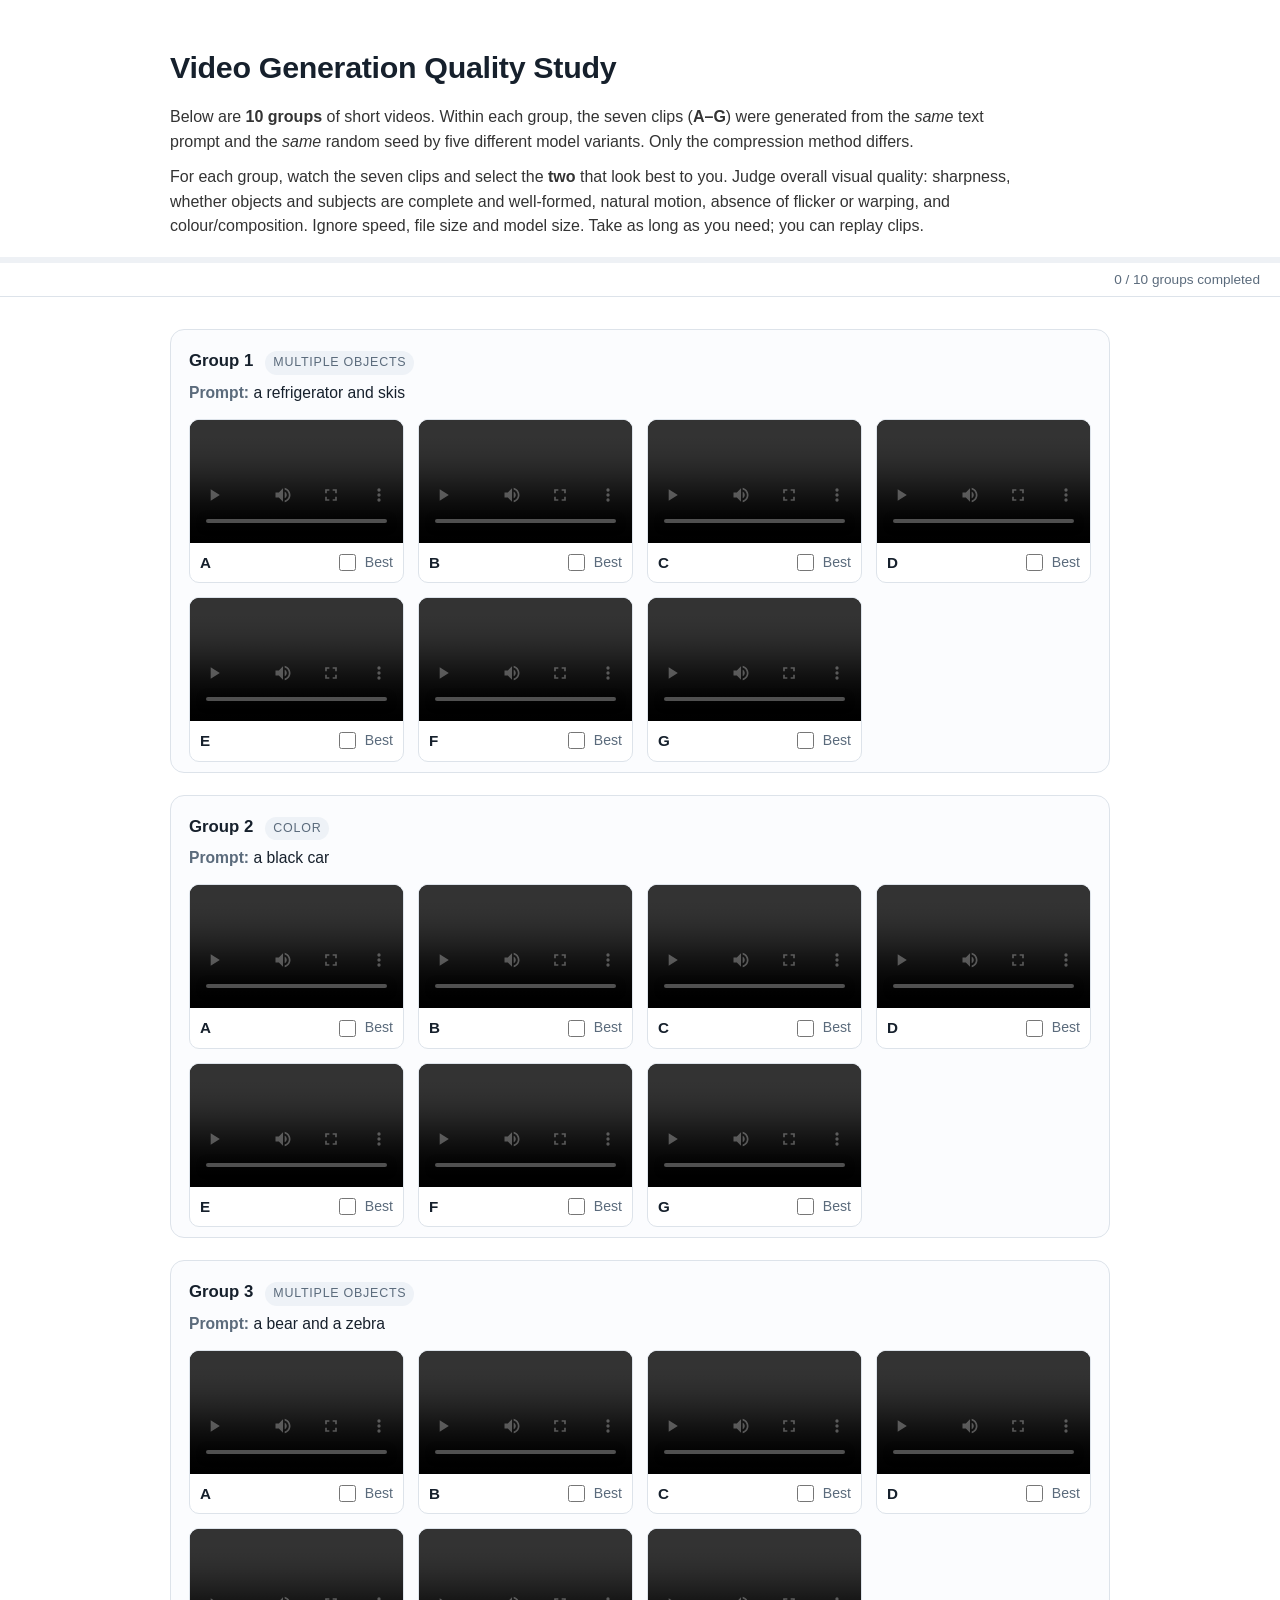
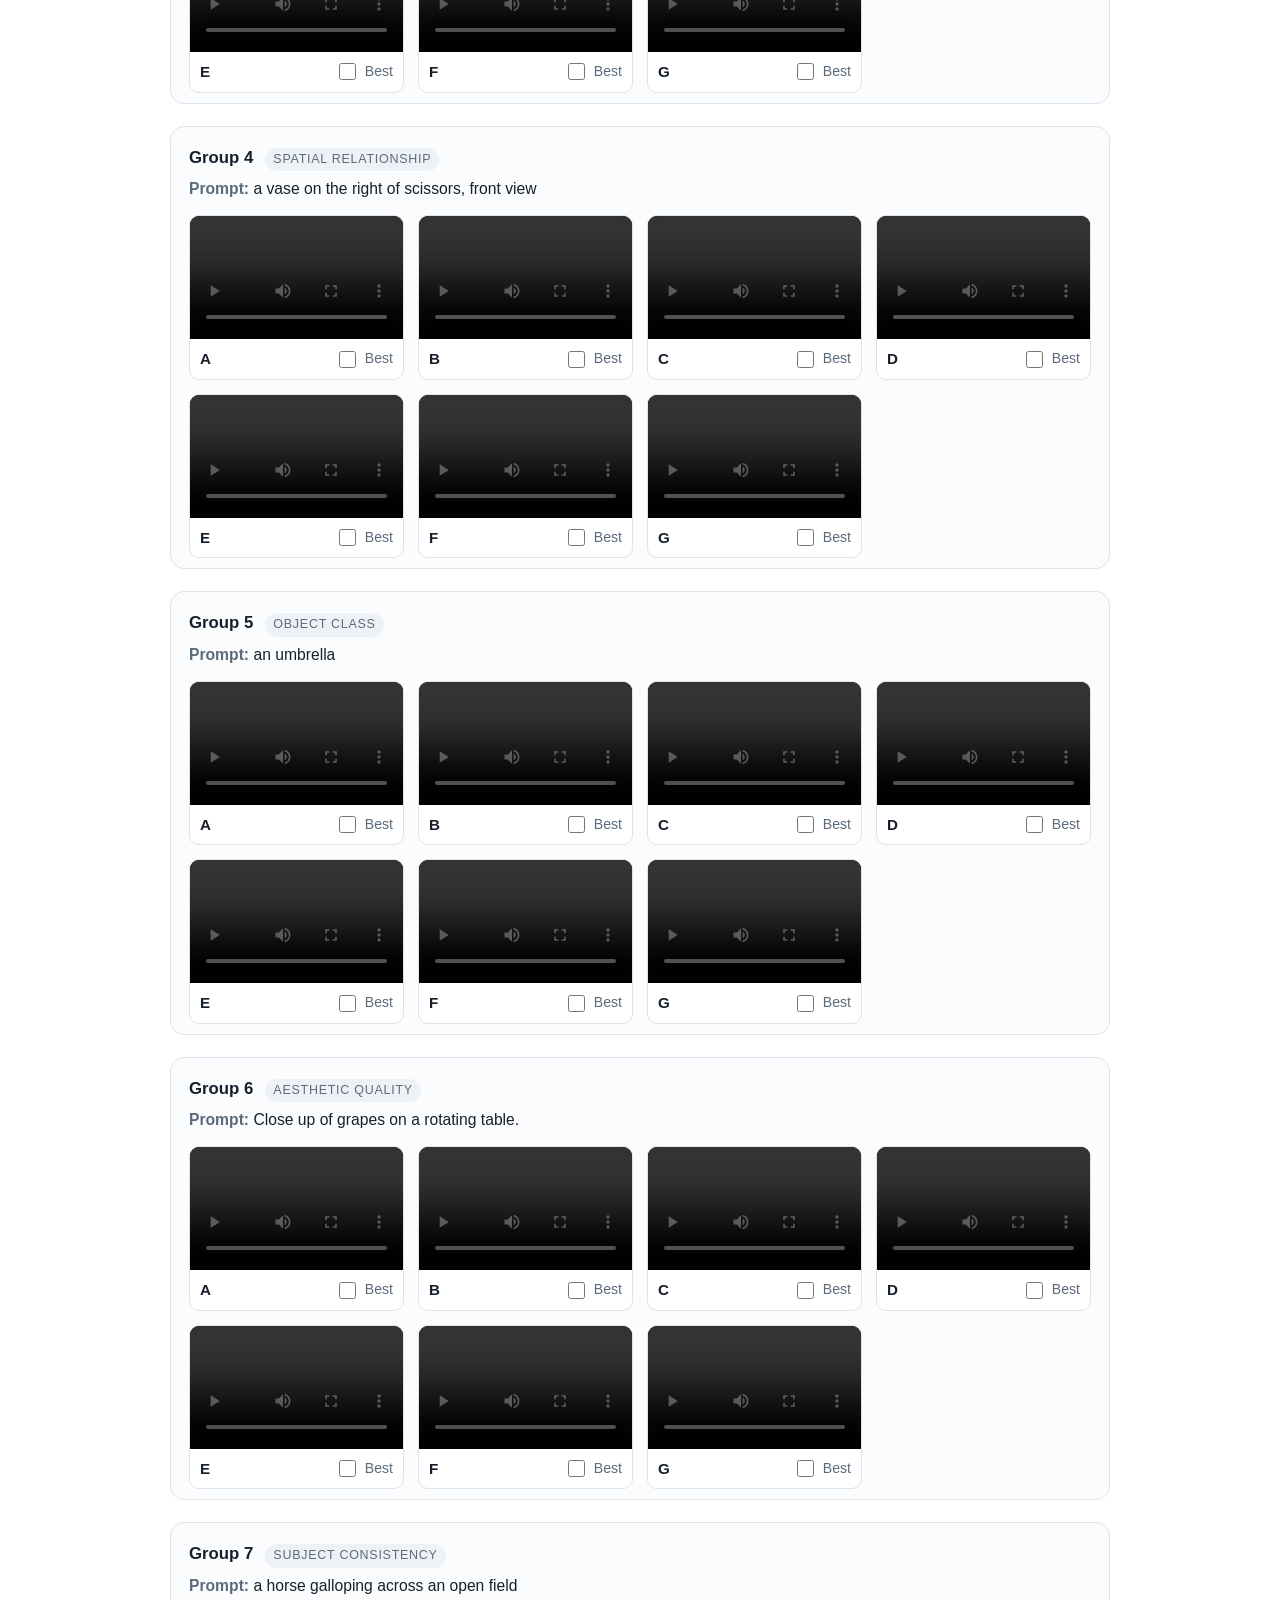
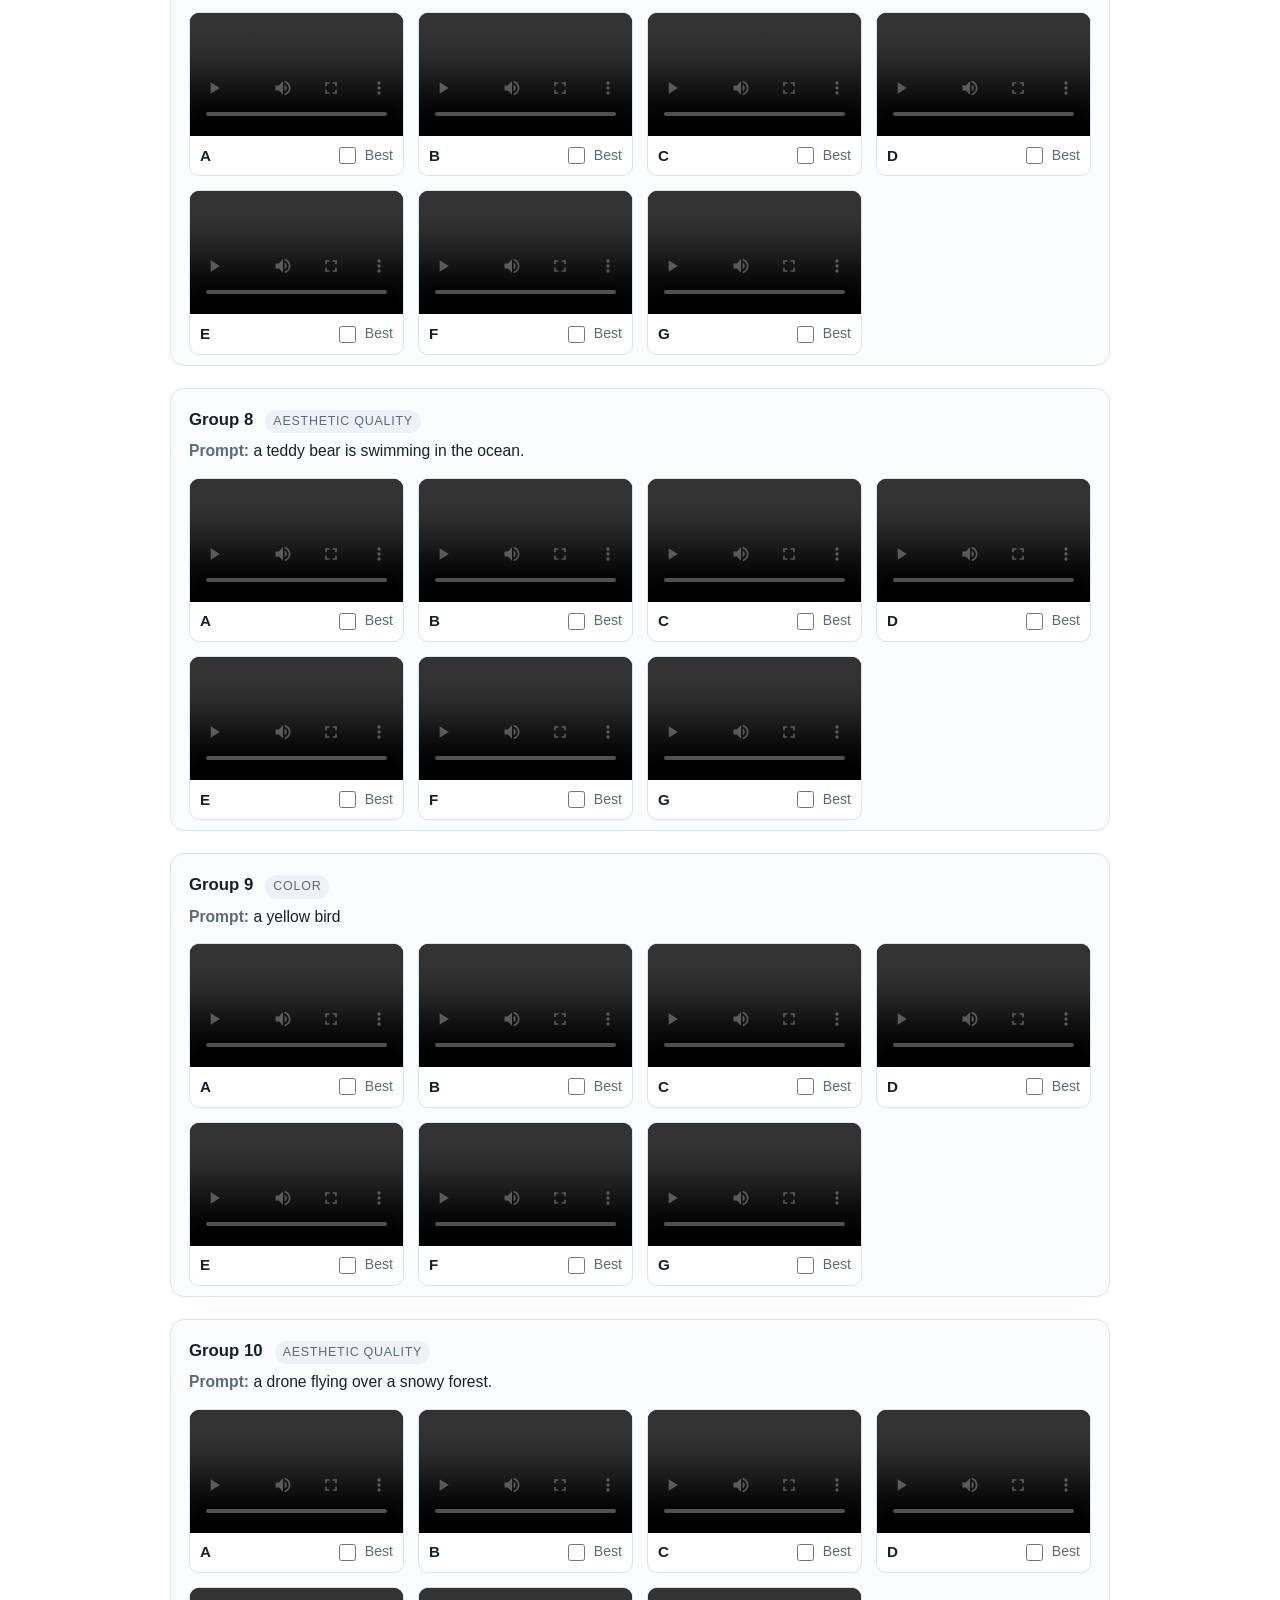
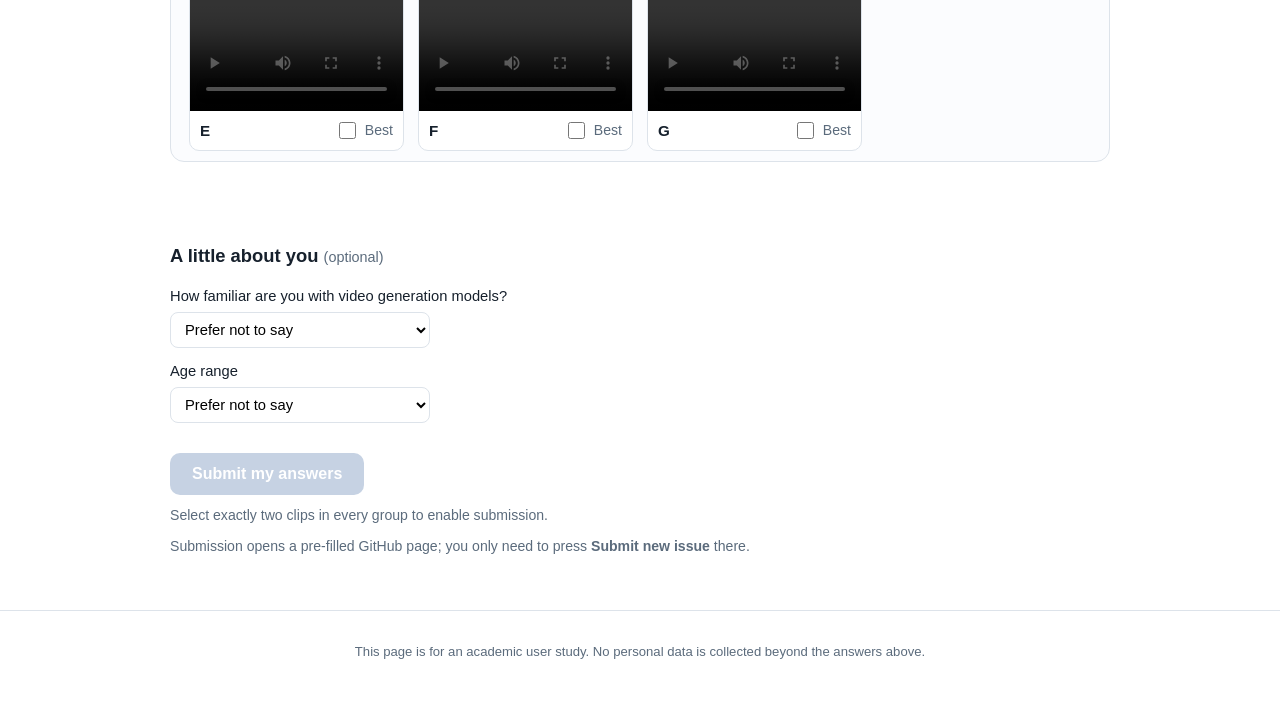
<file: s/index.html>
<!DOCTYPE html>
<html lang="en">
<head>
<meta charset="utf-8">
<meta name="viewport" content="width=device-width, initial-scale=1">
<meta name="robots" content="noindex,nofollow,noarchive">
<title>Video Generation Quality Study</title>
<link rel="stylesheet" href="style.css?v=3">
</head>
<body>

<header class="hero">
  <h1>Video Generation Quality Study</h1>
  <p class="lede">
    Below are <strong>10 groups</strong> of short videos. Within each group, the seven clips
    (<strong>A&ndash;G</strong>) were generated from the <em>same</em> text prompt and the
    <em>same</em> random seed by five different model variants. Only the compression method differs.
  </p>
  <p class="lede">
    For each group, watch the seven clips and select the <strong>two</strong> that look best to you.
    Judge overall visual quality: sharpness, whether objects and subjects are complete and
    well-formed, natural motion, absence of flicker or warping, and colour/composition.
    Ignore speed, file size and model size. Take as long as you need; you can replay clips.
  </p>
</header>

<div id="progressbar" class="progress"><span id="progressfill"></span></div>
<div class="progresslabel"><span id="progressText">0 / 10 groups completed</span></div>

<main id="cases"></main>

<section class="background">
  <h2>A little about you <span class="opt">(optional)</span></h2>
  <div class="q">
    <label for="bg1">How familiar are you with video generation models?</label>
    <select id="bg1">
      <option value="">Prefer not to say</option>
      <option value="never">Never used one</option>
      <option value="tried">Tried a few times</option>
      <option value="regular">Use them regularly</option>
      <option value="research">Work or research in this area</option>
    </select>
  </div>
  <div class="q">
    <label for="bg2">Age range</label>
    <select id="bg2">
      <option value="">Prefer not to say</option>
      <option value="u18">Under 18</option>
      <option value="18-24">18&ndash;24</option>
      <option value="25-34">25&ndash;34</option>
      <option value="35-44">35&ndash;44</option>
      <option value="45+">45+</option>
    </select>
  </div>
</section>

<section class="submit-area">
  <button id="submitBtn" disabled>Submit my answers</button>
  <div id="panel" class="panel hidden"></div>
  <p id="hint" class="hint">Select exactly two clips in every group to enable submission.</p>
  <p class="hint">Submission opens a pre-filled GitHub page; you only need to press
  <strong>Submit new issue</strong> there.</p>
  <p id="status" class="status"></p>
</section>

<footer>
  <p>This page is for an academic user study. No personal data is collected beyond the answers above.</p>
</footer>

<script src="data.js?v=3"></script>
<script src="app.js?v=3"></script>
</body>
</html>
</file>
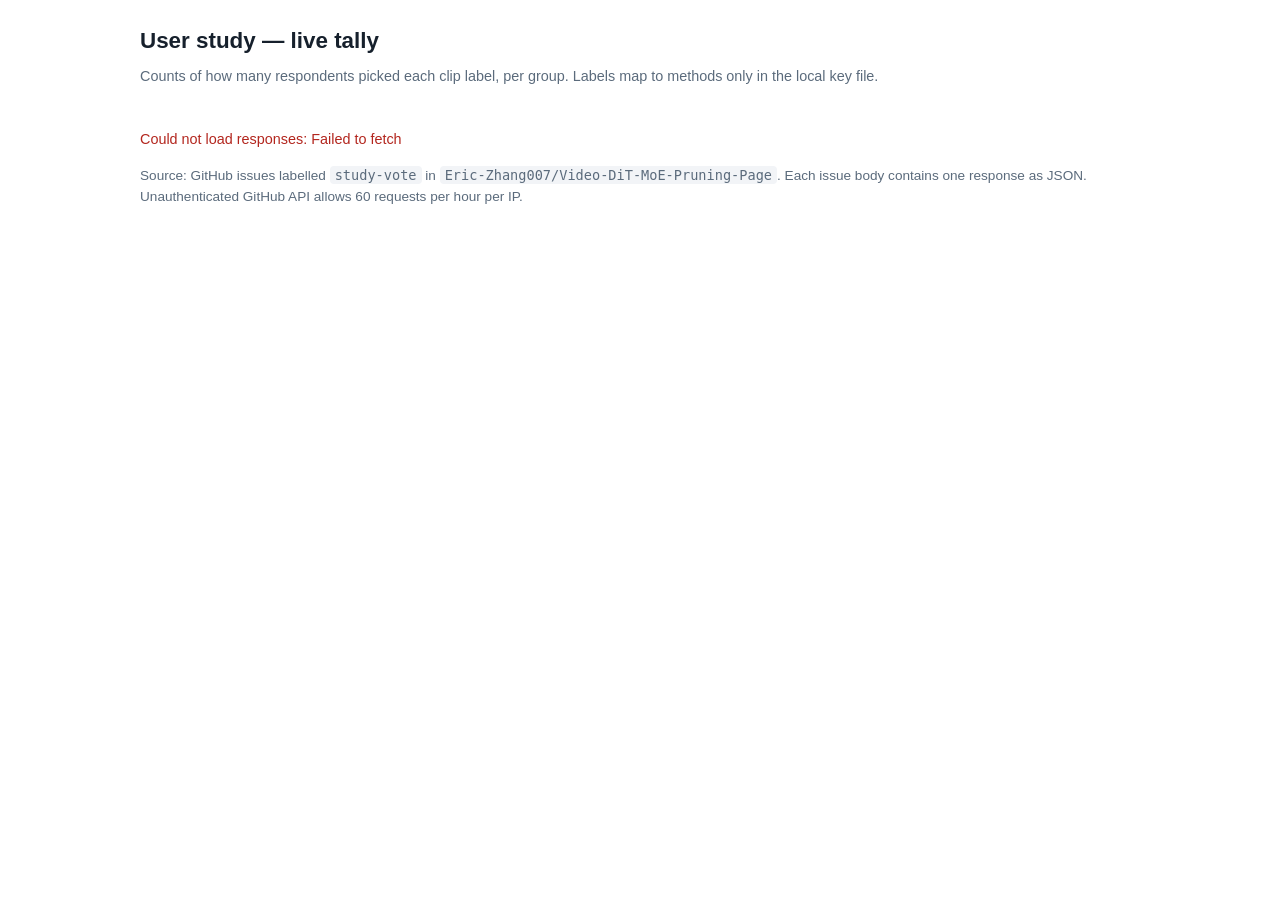
<file: s/results.html>
<!DOCTYPE html>
<html lang="en">
<head>
<meta charset="utf-8">
<meta name="viewport" content="width=device-width, initial-scale=1">
<meta name="robots" content="noindex,nofollow,noarchive">
<title>Study results (live)</title>
<style>
  body { font-family: -apple-system, "Segoe UI", Roboto, Arial, sans-serif; margin: 0; color: #16202c; }
  header { padding: 28px 24px 8px; max-width: 1000px; margin: 0 auto; }
  h1 { font-size: 1.4rem; margin: 0 0 6px; }
  .sub { color: #5b6b7c; font-size: .9rem; }
  main { max-width: 1000px; margin: 0 auto; padding: 10px 24px 50px; }
  table { border-collapse: collapse; width: 100%; margin-top: 16px; font-size: .9rem; }
  th, td { border-bottom: 1px solid #e3e8ee; padding: 7px 8px; text-align: center; }
  th:first-child, td:first-child { text-align: left; }
  thead th { background: #f6f8fb; font-weight: 600; }
  tr.best td { background: #eef7f0; font-weight: 600; }
  .bar { height: 8px; background: #e9eef5; border-radius: 4px; overflow: hidden; margin-top: 4px; }
  .bar > span { display: block; height: 100%; background: #2f6fed; }
  .note { color: #5b6b7c; font-size: .85rem; margin-top: 18px; line-height: 1.5; }
  .err { color: #b3261e; }
  code { background: #f2f4f7; padding: 1px 5px; border-radius: 4px; }
</style>
</head>
<body>
<header>
  <h1>User study — live tally</h1>
  <p class="sub">Counts of how many respondents picked each clip label, per group. Labels map to methods only in the local key file.</p>
</header>
<main>
  <p id="summary" class="sub">Loading…</p>
  <div id="table"></div>
  <p class="note">
    Source: GitHub issues labelled <code>study-vote</code> in
    <code>Eric-Zhang007/Video-DiT-MoE-Pruning-Page</code>. Each issue body contains one response as JSON.
    Unauthenticated GitHub API allows 60 requests per hour per IP.
  </p>
</main>
<script>
const REPO = "Eric-Zhang007/Video-DiT-MoE-Pruning-Page";
const LABEL = "study-vote";
const CASES = ["01","02","03","04","05","06","07","08","09","10"];
const LABELS = ["A","B","C","D","E","F","G"];

async function load() {
  const url = `https://api.github.com/repos/${REPO}/issues?labels=${LABEL}&state=all&per_page=100`;
  const res = await fetch(url, { headers: { "Accept": "application/vnd.github+json" } });
  if (!res.ok) throw new Error(`GitHub API ${res.status}`);
  const issues = await res.json();
  const votes = [];
  for (const it of issues) {
    const m = (it.body || "").match(/```json\s*([\s\S]*?)```/);
    if (!m) continue;
    try {
      const d = JSON.parse(m[1]);
      if (d && d.answers) votes.push(d);
    } catch (e) { /* ignore malformed */ }
  }
  render(votes);
}

function render(votes) {
  const counts = {};
  CASES.forEach(c => { counts[c] = Object.fromEntries(LABELS.map(l => [l, 0])); });
  for (const v of votes) {
    for (const [c, picked] of Object.entries(v.answers || {})) {
      if (!counts[c]) continue;
      (picked || []).forEach(l => { if (counts[c][l] !== undefined) counts[c][l]++; });
    }
  }
  document.getElementById("summary").textContent =
    `${votes.length} response${votes.length === 1 ? "" : "s"} parsed.`;

  let html = "<table><thead><tr><th>Group</th>";
  LABELS.forEach(l => html += `<th>${l}</th>`);
  html += "<th>responses</th></tr></thead><tbody>";
  for (const c of CASES) {
    const row = counts[c];
    const tot = LABELS.reduce((s, l) => s + row[l], 0);
    const best = Math.max(...LABELS.map(l => row[l]));
    html += `<tr><td>${c}</td>`;
    LABELS.forEach(l => {
      const pct = tot ? Math.round((row[l] / tot) * 100) : 0;
      html += `<td class="${row[l] === best && best > 0 ? "best" : ""}">${row[l]}
        <div class="bar"><span style="width:${pct}%"></span></div></td>`;
    });
    html += `<td>${tot / 2}</td></tr>`;
  }
  html += "</tbody></table>";
  document.getElementById("table").innerHTML = html;
}

load().catch(err => {
  document.getElementById("summary").innerHTML =
    `<span class="err">Could not load responses: ${err.message}</span>`;
});
</script>
</body>
</html>
</file>
<file: static/css/index.css>
body {
  font-family: 'Noto Sans', sans-serif;
}


.footer .icon-link {
    font-size: 25px;
    color: #000;
}

.link-block a {
    margin-top: 5px;
    margin-bottom: 5px;
}

.dnerf {
  font-variant: small-caps;
}


.teaser .hero-body {
  padding-top: 0;
  padding-bottom: 3rem;
}

.teaser {
  font-family: 'Google Sans', sans-serif;
}


.publication-title {
}

.publication-banner {
  max-height: parent;

}

.publication-banner video {
  position: relative;
  left: auto;
  top: auto;
  transform: none;
  object-fit: fit;
}

.publication-header .hero-body {
}

.publication-title {
    font-family: 'Google Sans', sans-serif;
}

.publication-authors {
    font-family: 'Google Sans', sans-serif;
}

.publication-venue {
    color: #555;
    width: fit-content;
    font-weight: bold;
}

.publication-awards {
    color: #ff3860;
    width: fit-content;
    font-weight: bolder;
}

.publication-authors {
}

.publication-authors a {
   color: hsl(204, 86%, 53%) !important;
}

.publication-authors a:hover {
    text-decoration: underline;
}

.author-block {
  display: inline-block;
}

.publication-banner img {
}

.publication-authors {
  /*color: #4286f4;*/
}

.publication-video {
    position: relative;
    width: 100%;
    height: 0;
    padding-bottom: 56.25%;

    overflow: hidden;
    border-radius: 10px !important;
}

.publication-video iframe {
    position: absolute;
    top: 0;
    left: 0;
    width: 100%;
    height: 100%;
}

.publication-body img {
}

.results-carousel {
  overflow: hidden;
}

.results-carousel .item {
  margin: 5px;
  overflow: hidden;
  border: 1px solid #bbb;
  border-radius: 10px;
  padding: 0;
  font-size: 0;
}

.results-carousel video {
  margin: 0;
}


.interpolation-panel {
  background: #f5f5f5;
  border-radius: 10px;
}

.interpolation-panel .interpolation-image {
  width: 100%;
  border-radius: 5px;
}

.interpolation-video-column {
}

.interpolation-panel .slider {
  margin: 0 !important;
}

.interpolation-panel .slider {
  margin: 0 !important;
}

#interpolation-image-wrapper {
  width: 100%;
}
#interpolation-image-wrapper img {
  border-radius: 5px;
}
</file>
<file: s/style.css>
:root {
  --ink: #16202c;
  --muted: #5b6b7c;
  --line: #dde3ea;
  --accent: #2f6fed;
  --accent-soft: #eaf1ff;
  --bg: #ffffff;
  --card: #fbfcfe;
}

* { box-sizing: border-box; }

body {
  margin: 0;
  font-family: -apple-system, BlinkMacSystemFont, "Segoe UI", Roboto, "Noto Sans", Arial, sans-serif;
  color: var(--ink);
  background: var(--bg);
  line-height: 1.55;
}

.hero {
  max-width: 980px;
  margin: 0 auto;
  padding: 44px 20px 8px;
}
.hero h1 {
  font-size: 1.9rem;
  margin: 0 0 14px;
  letter-spacing: -0.01em;
}
.lede {
  color: #333;
  font-size: 1rem;
  margin: 0 0 10px;
  max-width: 860px;
}

.progress {
  position: sticky;
  top: 0;
  height: 6px;
  background: #eef1f5;
  z-index: 20;
}
.progress span {
  display: block;
  height: 100%;
  width: 0;
  background: var(--accent);
  transition: width .2s ease;
}
.progresslabel {
  position: sticky;
  top: 6px;
  z-index: 19;
  background: rgba(255,255,255,.95);
  backdrop-filter: blur(6px);
  border-bottom: 1px solid var(--line);
  font-size: .85rem;
  color: var(--muted);
  padding: 6px 20px;
  text-align: right;
}

main {
  max-width: 980px;
  margin: 0 auto;
  padding: 10px 20px 40px;
}

.case {
  border: 1px solid var(--line);
  border-radius: 14px;
  background: var(--card);
  padding: 18px 18px 10px;
  margin: 22px 0;
}
.case-head {
  display: flex;
  align-items: baseline;
  gap: 12px;
  flex-wrap: wrap;
  margin-bottom: 4px;
}
.case-num {
  font-weight: 700;
  font-size: 1.05rem;
}
.case-dim {
  font-size: .78rem;
  text-transform: uppercase;
  letter-spacing: .06em;
  color: var(--muted);
  background: #eef2f7;
  padding: 2px 8px;
  border-radius: 999px;
}
.prompt {
  margin: 6px 0 14px;
  font-size: .98rem;
}
.prompt b { color: var(--muted); font-weight: 600; }

.grid {
  display: grid;
  grid-template-columns: repeat(auto-fit, minmax(210px, 1fr));
  gap: 14px;
}
.clip {
  background: #fff;
  border: 1px solid var(--line);
  border-radius: 10px;
  overflow: hidden;
  transition: border-color .15s, box-shadow .15s;
}
.clip.picked {
  border-color: var(--accent);
  box-shadow: 0 0 0 3px var(--accent-soft);
}
.clip video {
  display: block;
  width: 100%;
  background: #000;
  aspect-ratio: 416 / 240;
}
.clip-bar {
  display: flex;
  align-items: center;
  gap: 10px;
  padding: 8px 10px;
}
.clip-label {
  font-weight: 700;
  font-size: .95rem;
  min-width: 1.2em;
}
.clip-bar label {
  margin-left: auto;
  display: inline-flex;
  align-items: center;
  gap: 6px;
  font-size: .88rem;
  color: var(--muted);
  cursor: pointer;
  user-select: none;
}
.clip-bar input[type="checkbox"] {
  width: 17px;
  height: 17px;
  accent-color: var(--accent);
  cursor: pointer;
}

.background {
  max-width: 980px;
  margin: 0 auto;
  padding: 8px 20px 0;
}
.background h2 {
  font-size: 1.15rem;
  margin: 10px 0 14px;
}
.opt { color: var(--muted); font-weight: 400; font-size: .9rem; }
.q { margin-bottom: 12px; }
.q label { display: block; font-size: .92rem; margin-bottom: 4px; }
.q select {
  padding: 8px 10px;
  border: 1px solid var(--line);
  border-radius: 8px;
  font-size: .92rem;
  min-width: 260px;
  background: #fff;
}

.submit-area {
  max-width: 980px;
  margin: 0 auto;
  padding: 18px 20px 40px;
}
button#submitBtn {
  appearance: none;
  border: none;
  background: var(--accent);
  color: #fff;
  font-size: 1rem;
  font-weight: 600;
  padding: 12px 22px;
  border-radius: 10px;
  cursor: pointer;
}
button#submitBtn:disabled {
  background: #c6d2e3;
  cursor: not-allowed;
}
.hint { color: var(--muted); font-size: .88rem; margin: 10px 0 0; }
.status { margin: 12px 0 0; font-size: .95rem; }
.status.ok { color: #1a7f43; }
.status.err { color: #b3261e; }

footer {
  border-top: 1px solid var(--line);
  color: var(--muted);
  font-size: .82rem;
  text-align: center;
  padding: 18px 20px 30px;
}

.thanks {
  max-width: 980px;
  margin: 40px auto;
  padding: 30px 22px;
  border: 1px solid var(--line);
  border-radius: 14px;
  background: var(--card);
  text-align: center;
}
.thanks h2 { margin-top: 0; }

.panel {
  margin-top: 18px;
  border: 1px solid var(--line);
  border-radius: 12px;
  background: #fff;
  padding: 16px 18px;
  max-width: 720px;
}
.panel.hidden { display: none; }
.panel h3 { margin: 0 0 8px; font-size: 1.05rem; }
.panel p { margin: 6px 0; font-size: .93rem; }
.btn {
  display: inline-block;
  background: var(--accent);
  color: #fff;
  text-decoration: none;
  padding: 9px 16px;
  border-radius: 8px;
  font-size: .92rem;
  font-weight: 600;
  border: none;
  cursor: pointer;
}
.btn.ghost {
  background: #fff;
  color: var(--accent);
  border: 1px solid var(--accent);
}
</file>
